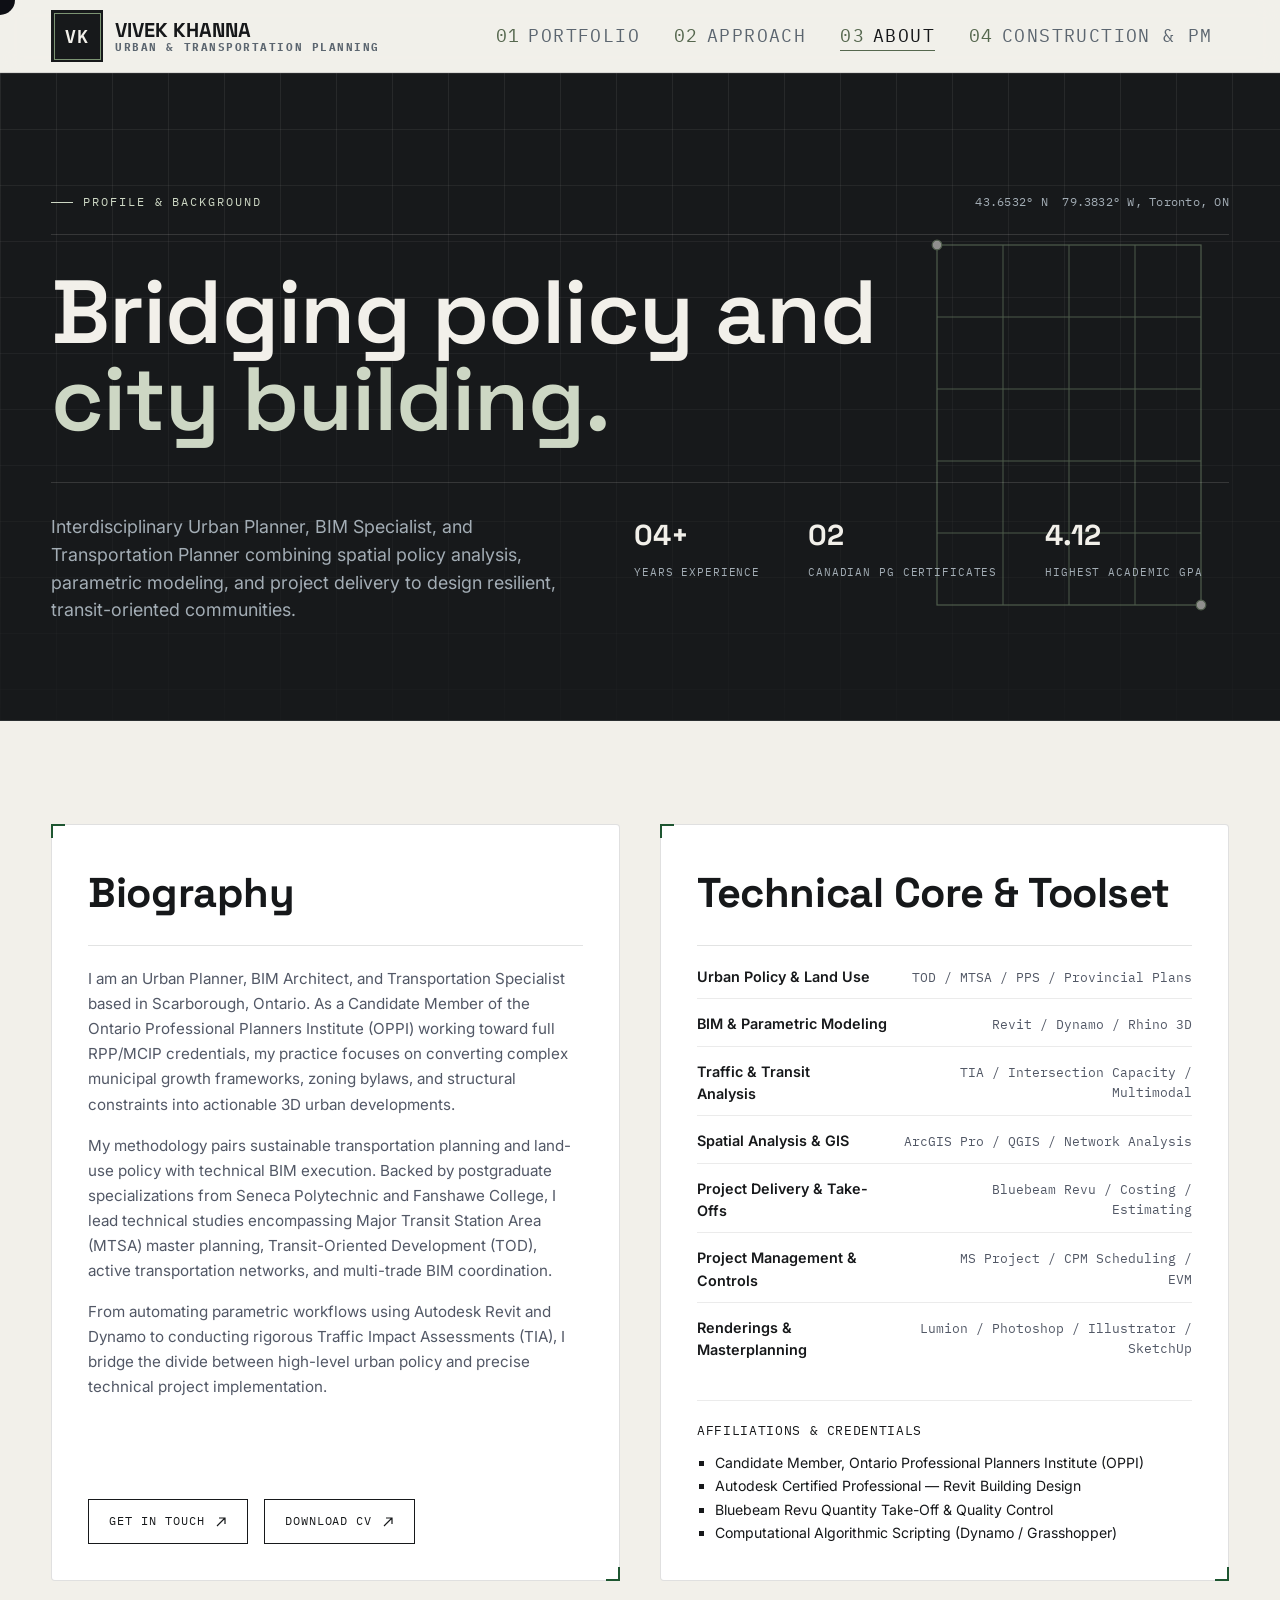
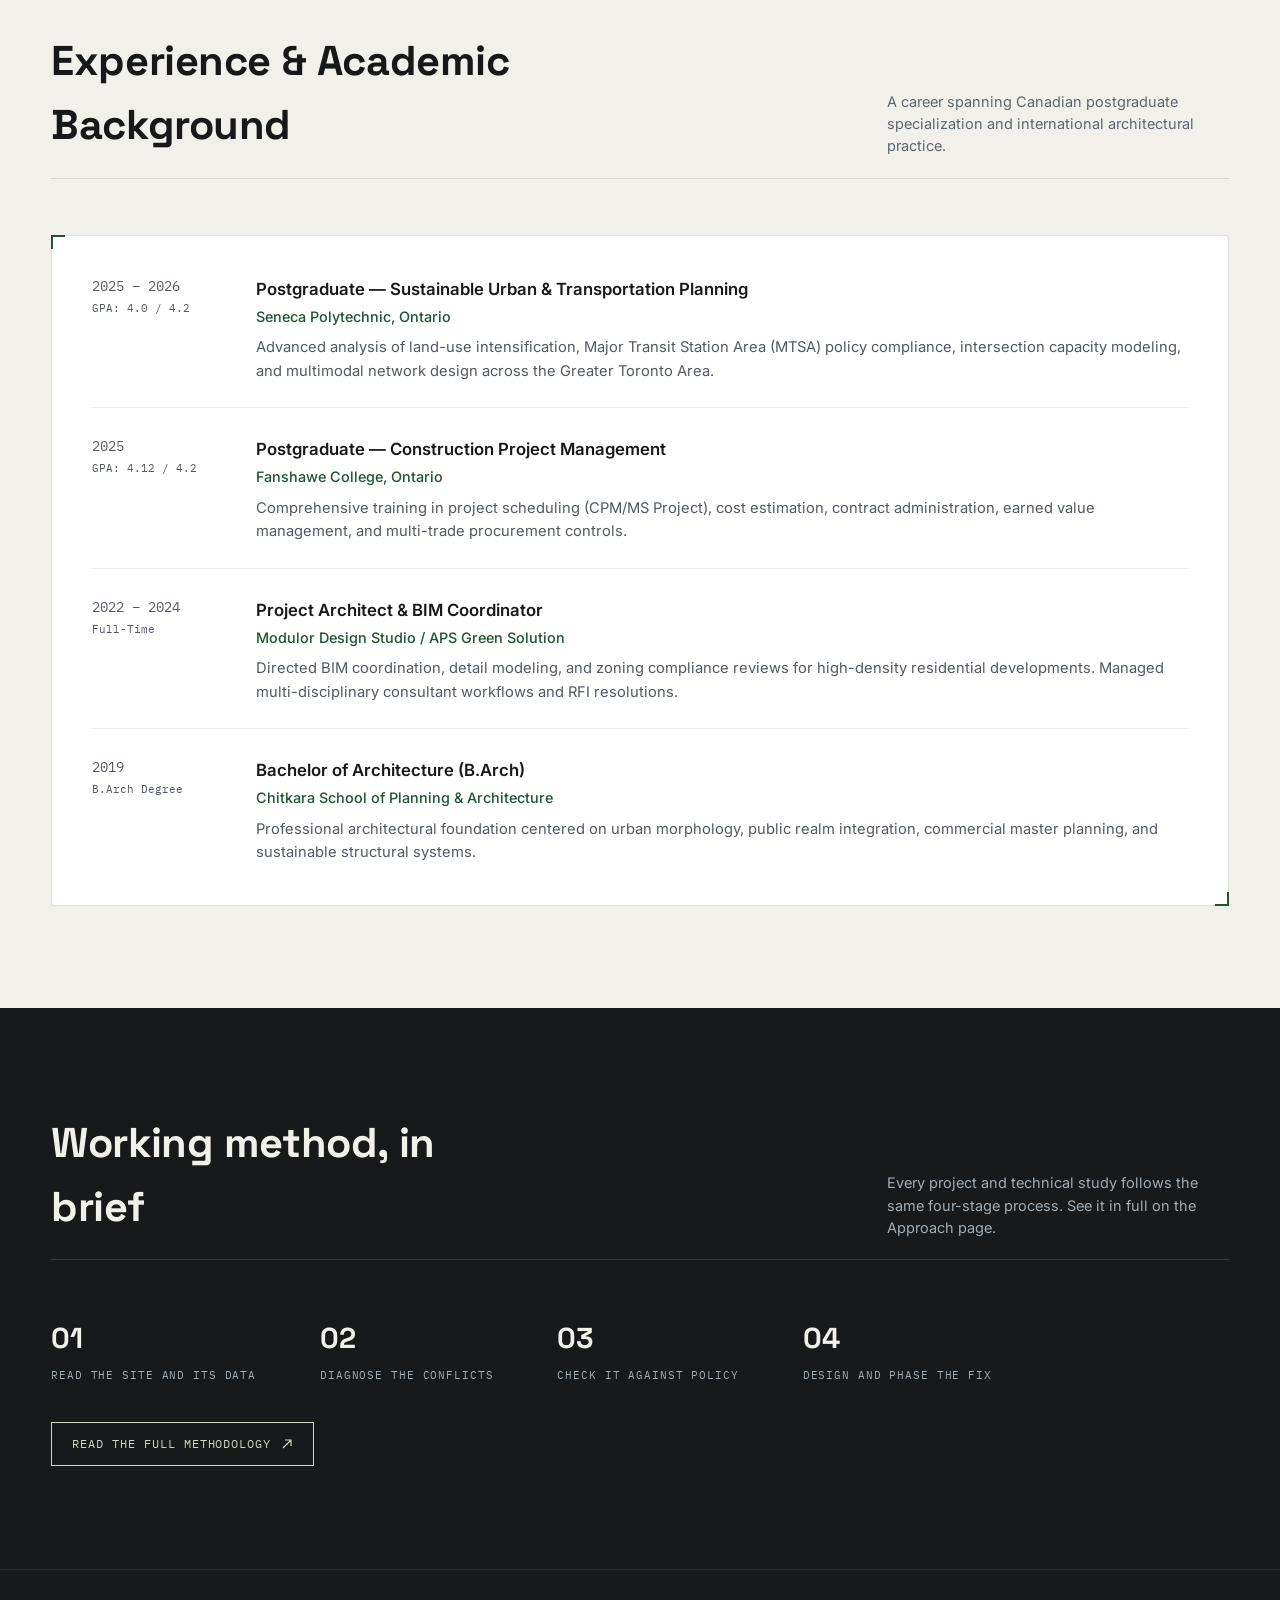
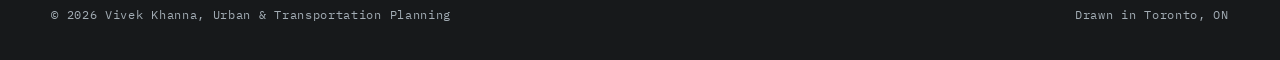
<file: about.html>
<!DOCTYPE html>
<html lang="en">
<head>
  <!-- Google tag (gtag.js) -->
<script async src="https://www.googletagmanager.com/gtag/js?id=G-6KK98K4TVE"></script>
<script>
  window.dataLayer = window.dataLayer || [];
  function gtag(){dataLayer.push(arguments);}
  gtag('js', new Date());

  gtag('config', 'G-6KK98K4TVE');
</script>
<meta charset="UTF-8">
<meta name="viewport" content="width=device-width, initial-scale=1.0">
<title>About — Vivek Khanna, Urban &amp; Transportation Planning Portfolio</title>
<meta name="description" content="Professional background, technical competencies, and academic credentials of Vivek Khanna.">
<link rel="stylesheet" href="assets/css/style.css">
<style>
  /* Plate / Card Grid Styling with Top-Left and Bottom-Right Technical Corner Marks */
  .about-content {
    display: grid;
    grid-template-columns: 1fr 1fr;
    gap: clamp(24px, 4vw, 40px);
    align-items: stretch;
    margin-bottom: 48px;
  }

  .about-block {
    position: relative;
    border: 1px solid rgba(0, 0, 0, 0.12);
    border-radius: 4px;
    padding: clamp(24px, 4vw, 36px);
    background-color: #ffffff;
    display: flex;
    flex-direction: column;
    justify-content: space-between;
  }

  /* Technical Corner Lines (Top-Left and Bottom-Right) */
  .about-block::before,
  .about-block::after {
    content: '';
    position: absolute;
    width: 12px;
    height: 12px;
    pointer-events: none;
  }

  .about-block::before {
    top: -1px;
    left: -1px;
    border-top: 2px solid var(--dark-green, #1E5631);
    border-left: 2px solid var(--dark-green, #1E5631);
  }

  .about-block::after {
    bottom: -1px;
    right: -1px;
    border-bottom: 2px solid var(--dark-green, #1E5631);
    border-right: 2px solid var(--dark-green, #1E5631);
  }

  .about-block p {
    font-size: 0.95rem;
    line-height: 1.65;
    color: var(--text-muted, #525866);
    margin-bottom: 16px;
  }

  /* Extended Technical Skills List */
  .competency-list {
    list-style: none;
    padding: 0;
    margin: 0;
    display: flex;
    flex-direction: column;
    gap: 14px;
  }

  .competency-item {
    display: flex;
    justify-content: space-between;
    align-items: baseline;
    padding-bottom: 10px;
    border-bottom: 1px solid rgba(0, 0, 0, 0.08);
    font-size: 0.9rem;
  }

  .competency-item:last-child {
    border-bottom: none;
  }

  .competency-item b {
    font-weight: 600;
  }

  .competency-item span {
    font-family: var(--mono, monospace);
    font-size: 0.82rem;
    color: var(--text-muted, #525866);
    text-align: right;
    margin-left: 12px;
  }

  /* Framed Timeline Container with Top-Left and Bottom-Right Corner Marks */
  .timeline-card {
    position: relative;
    border: 1px solid rgba(0, 0, 0, 0.12);
    border-radius: 4px;
    padding: clamp(24px, 4vw, 40px);
    background-color: #ffffff;
    margin-top: 24px;
  }

  .timeline-card::before,
  .timeline-card::after {
    content: '';
    position: absolute;
    width: 12px;
    height: 12px;
    pointer-events: none;
  }

  .timeline-card::before {
    top: -1px;
    left: -1px;
    border-top: 2px solid var(--dark-green, #1E5631);
    border-left: 2px solid var(--dark-green, #1E5631);
  }

  .timeline-card::after {
    bottom: -1px;
    right: -1px;
    border-bottom: 2px solid var(--dark-green, #1E5631);
    border-right: 2px solid var(--dark-green, #1E5631);
  }

  .timeline {
    display: flex;
    flex-direction: column;
    gap: 28px;
  }

  .timeline-entry {
    display: grid;
    grid-template-columns: 140px 1fr;
    gap: 24px;
    padding-bottom: 24px;
    border-bottom: 1px solid rgba(0, 0, 0, 0.08);
  }

  .timeline-entry:last-child {
    border-bottom: none;
    padding-bottom: 0;
  }

  .timeline-meta {
    font-family: var(--mono, monospace);
    font-size: 0.85rem;
    color: var(--text-muted, #525866);
  }

  .timeline-role {
    font-weight: 600;
    font-size: 1.05rem;
    margin-bottom: 4px;
  }

  .timeline-org {
    font-size: 0.9rem;
    color: var(--dark-green, #1E5631);
    font-weight: 500;
    margin-bottom: 8px;
  }

  .timeline-desc {
    font-size: 0.92rem;
    line-height: 1.6;
    color: var(--text-muted, #525866);
  }

  @media (max-width: 768px) {
    .about-content {
      grid-template-columns: 1fr;
    }
    .timeline-entry {
      grid-template-columns: 1fr;
      gap: 8px;
    }
  }
</style>
</head>
<body>
<div class="custom-cursor" aria-hidden="true"></div>

<!-- Site Header / Navigation -->
<header class="site-header">
  <nav class="nav">
    <a href="index.html" class="brand">
      <span class="brand-mark">VK</span>
      <span class="brand-name">VIVEK KHANNA<small>Urban &amp; Transportation Planning</small></span>
    </a>
    <button class="nav-toggle" aria-label="Toggle navigation" aria-expanded="false"><span></span></button>
    <ul class="nav-links">
      <li><a href="portfolio.html" data-i="01">Portfolio</a></li>
      <li><a href="approach.html" data-i="02">Approach</a></li>
      <li><a href="about.html" data-i="03" class="active">About</a></li>
      <li><a href="construction.html" data-i="04">Construction &amp; PM</a></li>
    </ul>
  </nav>
</header>

<!-- Hero Section -->
<section class="hero">
  <div class="hero-grid" aria-hidden="true"></div>
  <svg class="hero-svg" viewBox="0 0 600 600" aria-hidden="true">
    <rect x="250" y="150" width="220" height="300" stroke-width="1" fill="none"/>
    <path d="M250 210 H470 M250 270 H470 M250 330 H470 M250 390 H470" stroke-width="0.8"/>
    <path d="M305 150 V450 M360 150 V450 M415 150 V450" stroke-width="0.8"/>
    <circle cx="250" cy="150" r="4" fill="currentColor"/>
    <circle cx="470" cy="450" r="4" fill="currentColor"/>
  </svg>
  <div class="hero-inner">
    <div class="hero-top">
      <span class="eyebrow">Profile &amp; Background</span>
      <span class="coord">43.6532&deg; N&nbsp;&nbsp;79.3832&deg; W, Toronto, ON</span>
    </div>
    <h1>Bridging policy and<br><em>city building.</em></h1>
    <div class="hero-sub">
      <p class="hero-lede">
        Interdisciplinary Urban Planner, BIM Specialist, and Transportation Planner 
        combining spatial policy analysis, parametric modeling, and project delivery 
        to design resilient, transit-oriented communities.
      </p>
      <div class="hero-stats">
        <div class="stat"><b>04+</b><span>Years experience</span></div>
        <div class="stat"><b>02</b><span>Canadian PG certificates</span></div>
        <div class="stat"><b>4.12</b><span>Highest academic GPA</span></div>
      </div>
    </div>
  </div>
</section>

<!-- About Section -->
<section class="section" id="about">
  <div class="wrap">
    
    <!-- 2 Vertical Plate Cards Container -->
    <div class="about-content">
      
      <!-- Plate 1: Biography & Methodology -->
      <div class="about-block">
        <div>
          <div class="section-head" style="margin-bottom: 20px;">
            <h2>Biography </h2>
          </div>
          <p>
            I am an Urban Planner, BIM Architect, and Transportation Specialist based in Scarborough, Ontario. As a Candidate Member of the Ontario Professional Planners Institute (OPPI) working toward full RPP/MCIP credentials, my practice focuses on converting complex municipal growth frameworks, zoning bylaws, and structural constraints into actionable 3D urban developments.
          </p>
          <p>
            My methodology pairs sustainable transportation planning and land-use policy with technical BIM execution. Backed by postgraduate specializations from Seneca Polytechnic and Fanshawe College, I lead technical studies encompassing Major Transit Station Area (MTSA) master planning, Transit-Oriented Development (TOD), active transportation networks, and multi-trade BIM coordination.
          </p>
          <p>
            From automating parametric workflows using Autodesk Revit and Dynamo to conducting rigorous Traffic Impact Assessments (TIA), I bridge the divide between high-level urban policy and precise technical project implementation.
          </p>
        </div>
        <div style="margin-top: 28px; display: flex; gap: 16px;">
          <a class="btn" href="mailto:vivekkhanna.canada@gmail.com">
            Get in touch
            <svg viewBox="0 0 12 12"><path d="M2 10 L10 2 M4 2 H10 V8" stroke="currentColor" stroke-width="1.2" fill="none"/></svg>
          </a>
          <!-- UPDATED CV BUTTON HERE -->
          <a class="btn" href="assets/Vivek_Khanna_Resume.pdf" download="Vivek_Khanna_Resume.pdf">
            Download CV
            <svg viewBox="0 0 12 12"><path d="M2 10 L10 2 M4 2 H10 V8" stroke="currentColor" stroke-width="1.2" fill="none"/></svg>
          </a>
        </div>
      </div>

      <!-- Plate 2: Extended Technical Competencies -->
      <div class="about-block">
        <div>
          <div class="section-head" style="margin-bottom: 20px;">
            <h2>Technical Core &amp; Toolset</h2>
          </div>
          <ul class="competency-list">
            <li class="competency-item">
              <b>Urban Policy &amp; Land Use</b>
              <span>TOD / MTSA / PPS / Provincial Plans</span>
            </li>
            <li class="competency-item">
              <b>BIM &amp; Parametric Modeling</b>
              <span>Revit / Dynamo / Rhino 3D</span>
            </li>
            <li class="competency-item">
              <b>Traffic &amp; Transit Analysis</b>
              <span>TIA / Intersection Capacity / Multimodal</span>
            </li>
            <li class="competency-item">
              <b>Spatial Analysis &amp; GIS</b>
              <span>ArcGIS Pro / QGIS / Network Analysis</span>
            </li>
            <li class="competency-item">
              <b>Project Delivery &amp; Take-Offs</b>
              <span>Bluebeam Revu / Costing / Estimating</span>
            </li>
            <li class="competency-item">
              <b>Project Management &amp; Controls</b>
              <span>MS Project / CPM Scheduling / EVM</span>
            </li>
            <li class="competency-item">
              <b>Renderings &amp; Masterplanning</b>
              <span>Lumion / Photoshop / Illustrator / SketchUp</span>
            </li>
          </ul>
        </div>

        <div style="margin-top: 28px; padding-top: 20px; border-top: 1px solid rgba(0, 0, 0, 0.08);">
          <div class="dt" style="font-size: 0.82rem; font-family: var(--mono); text-transform: uppercase; letter-spacing: 0.05em; color: var(--text-muted); margin-bottom: 10px;">Affiliations &amp; Credentials</div>
          <ul style="font-size: 0.88rem; line-height: 1.65; color: var(--text-muted); list-style: square; padding-left: 18px;">
            <li>Candidate Member, Ontario Professional Planners Institute (OPPI)</li>
            <li>Autodesk Certified Professional — Revit Building Design</li>
            <li>Bluebeam Revu Quantity Take-Off &amp; Quality Control</li>
            <li>Computational Algorithmic Scripting (Dynamo / Grasshopper)</li>
          </ul>
        </div>
      </div>

    </div>

    <!-- Framed Timeline Section with Top-Left and Bottom-Right Corner Marks -->
    <div style="margin-top: 48px;">
      <div class="section-head">
        <h2>Experience &amp; Academic Background</h2>
        <p class="desc">A career spanning Canadian postgraduate specialization and international architectural practice.</p>
      </div>

      <div class="timeline-card">
        <div class="timeline">
          <div class="timeline-entry">
            <div class="timeline-meta">2025 – 2026<br><small style="color: var(--dark-green);">GPA: 4.0 / 4.2</small></div>
            <div>
              <div class="timeline-role">Postgraduate — Sustainable Urban &amp; Transportation Planning</div>
              <div class="timeline-org">Seneca Polytechnic, Ontario</div>
              <p class="timeline-desc">Advanced analysis of land-use intensification, Major Transit Station Area (MTSA) policy compliance, intersection capacity modeling, and multimodal network design across the Greater Toronto Area.</p>
            </div>
          </div>

          <div class="timeline-entry">
            <div class="timeline-meta">2025<br><small style="color: var(--dark-green);">GPA: 4.12 / 4.2</small></div>
            <div>
              <div class="timeline-role">Postgraduate — Construction Project Management</div>
              <div class="timeline-org">Fanshawe College, Ontario</div>
              <p class="timeline-desc">Comprehensive training in project scheduling (CPM/MS Project), cost estimation, contract administration, earned value management, and multi-trade procurement controls.</p>
            </div>
          </div>

          <div class="timeline-entry">
            <div class="timeline-meta">2022 – 2024<br><small>Full-Time</small></div>
            <div>
              <div class="timeline-role">Project Architect &amp; BIM Coordinator</div>
              <div class="timeline-org">Modulor Design Studio / APS Green Solution</div>
              <p class="timeline-desc">Directed BIM coordination, detail modeling, and zoning compliance reviews for high-density residential developments. Managed multi-disciplinary consultant workflows and RFI resolutions.</p>
            </div>
          </div>

          <div class="timeline-entry">
            <div class="timeline-meta">2019<br><small>B.Arch Degree</small></div>
            <div>
              <div class="timeline-role">Bachelor of Architecture (B.Arch)</div>
              <div class="timeline-org">Chitkara School of Planning &amp; Architecture</div>
              <p class="timeline-desc">Professional architectural foundation centered on urban morphology, public realm integration, commercial master planning, and sustainable structural systems.</p>
            </div>
          </div>
        </div>
      </div>
    </div>

  </div>
</section>

<!-- Working Principles Section -->
<section class="section on-dark">
  <div class="wrap">
    <div class="section-head">
      <h2>Working method, in brief</h2>
      <p class="desc">Every project and technical study follows the same four-stage process. See it in full on the Approach page.</p>
    </div>
    <div class="hero-stats" style="gap:clamp(28px,6vw,64px)">
      <div class="stat"><b>01</b><span>Read the site and its data</span></div>
      <div class="stat"><b>02</b><span>Diagnose the conflicts</span></div>
      <div class="stat"><b>03</b><span>Check it against policy</span></div>
      <div class="stat"><b>04</b><span>Design and phase the fix</span></div>
    </div>
    <div style="margin-top:36px;">
      <a class="btn on-dark" href="approach.html">Read the full methodology
        <svg viewBox="0 0 12 12"><path d="M2 10 L10 2 M4 2 H10 V8" stroke="currentColor" stroke-width="1.2" fill="none"/></svg>
      </a>
    </div>
  </div>
</section>

<!-- Site Footer -->
<footer class="site-footer">
  <div class="wrap footer-row">
    <span class="fn">&copy; 2026 Vivek Khanna, Urban &amp; Transportation Planning</span>
    <span class="fn">Drawn in Toronto, ON</span>
  </div>
</footer>

<script src="assets/js/main.js"></script>
</body>
</html>
</file>
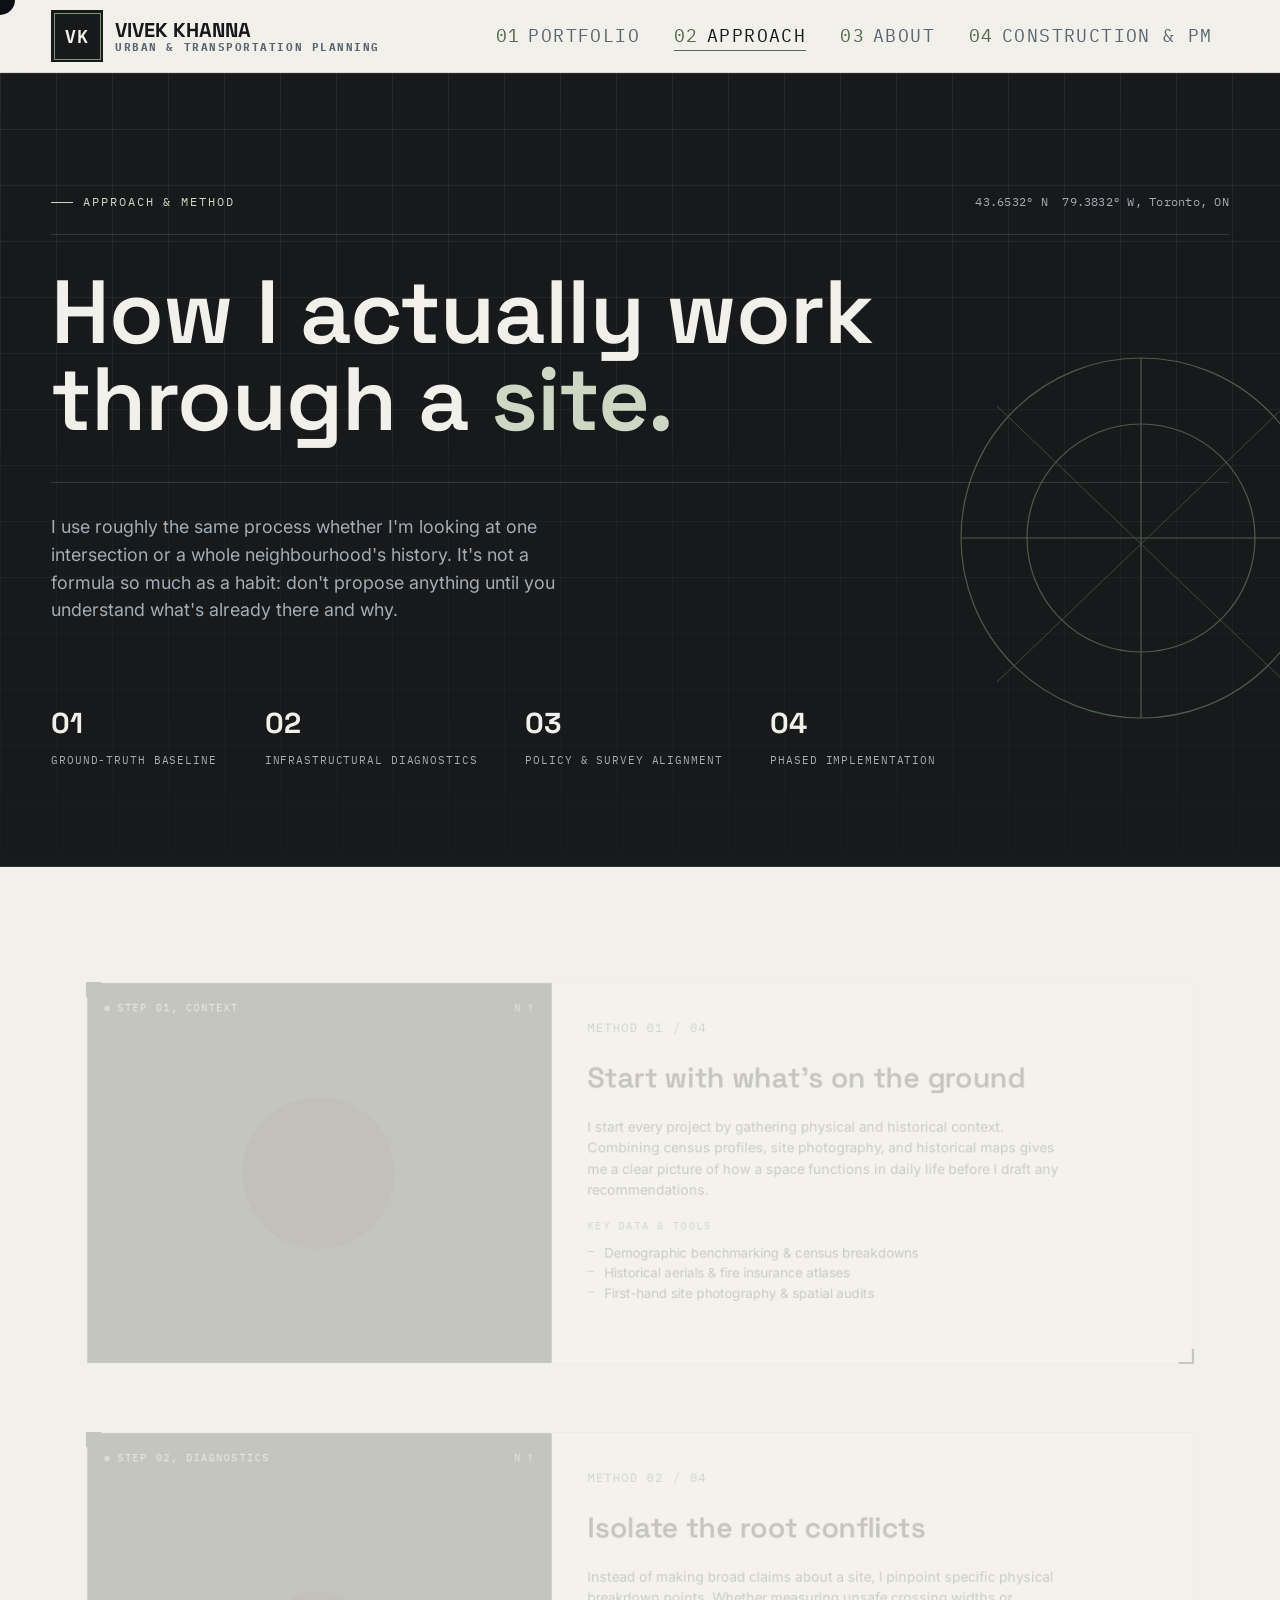
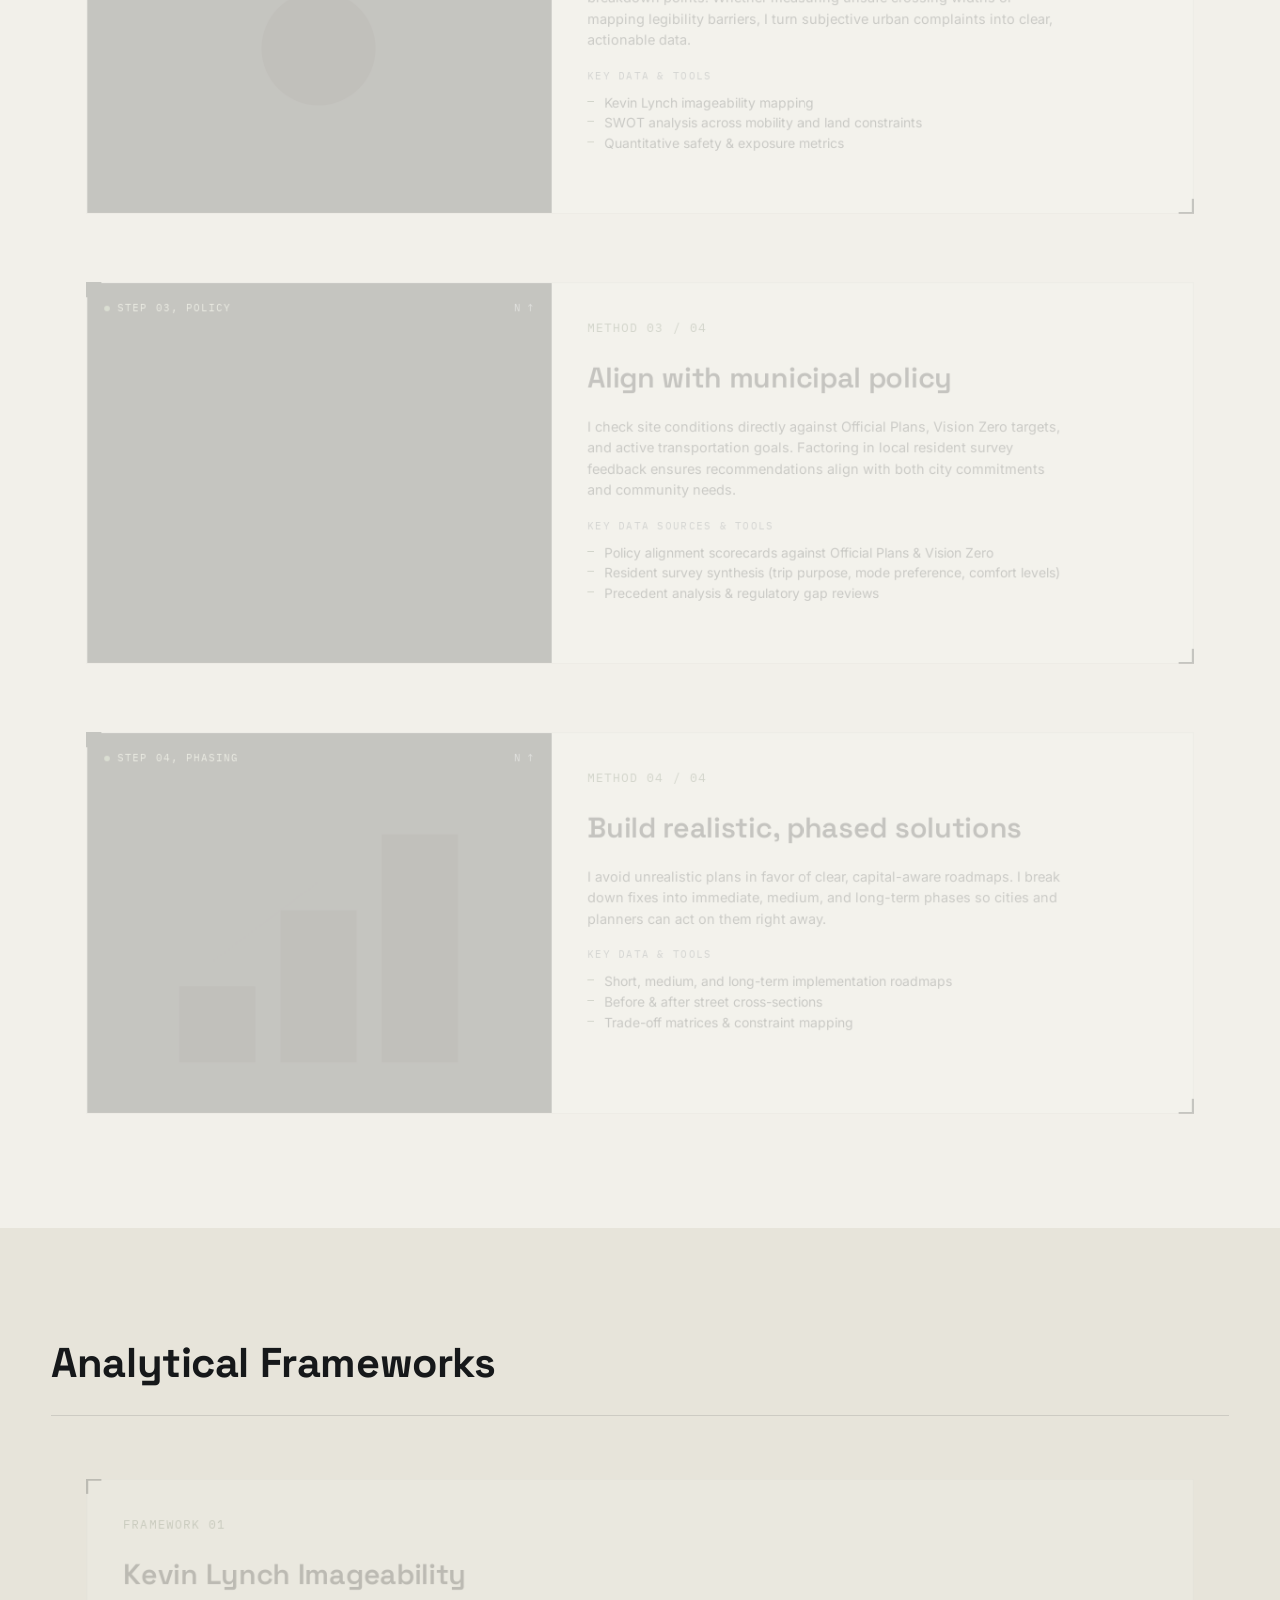
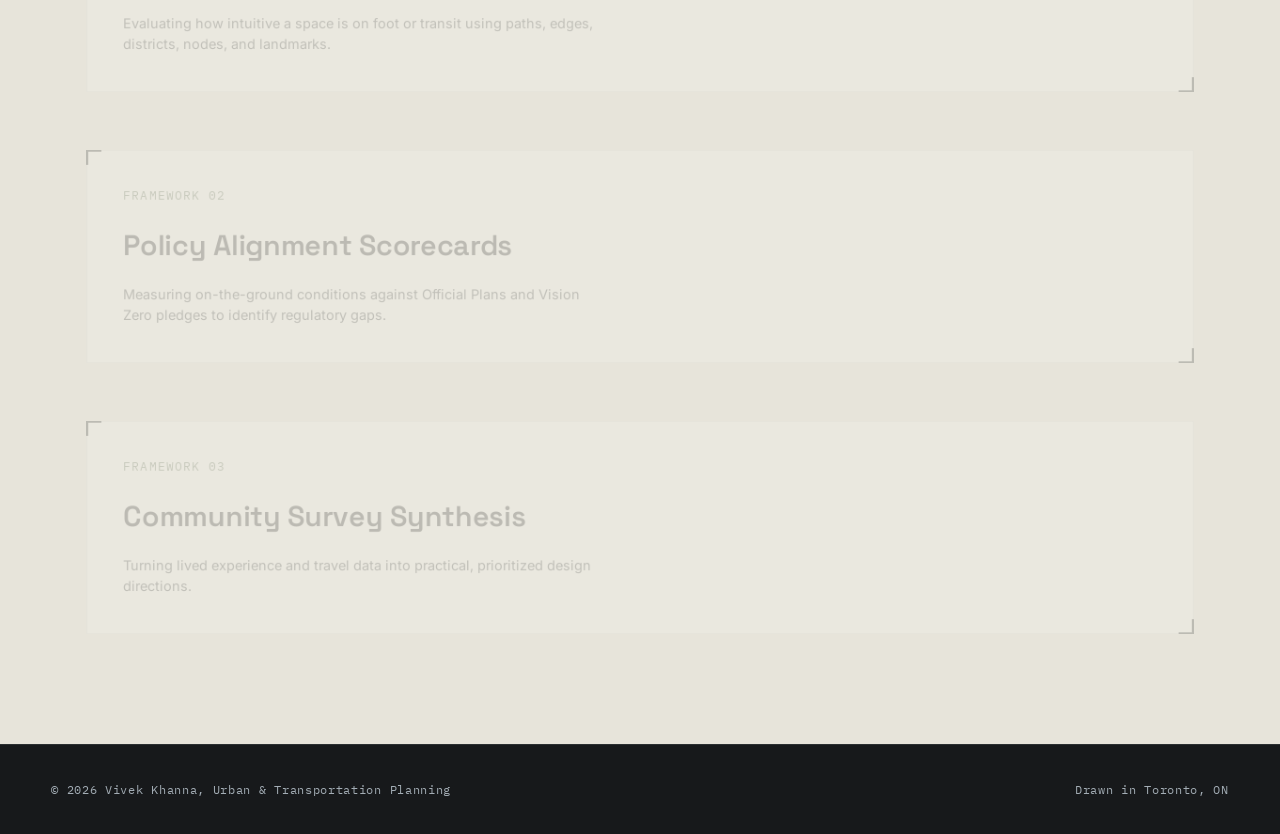
<file: approach.html>
<!DOCTYPE html>
<html lang="en">
<head>
  <!-- Google tag (gtag.js) -->
<script async src="https://www.googletagmanager.com/gtag/js?id=G-6KK98K4TVE"></script>
<script>
  window.dataLayer = window.dataLayer || [];
  function gtag(){dataLayer.push(arguments);}
  gtag('js', new Date());

  gtag('config', 'G-6KK98K4TVE');
</script>
<meta charset="UTF-8">
<meta name="viewport" content="width=device-width, initial-scale=1.0">
<title>Approach, Vivek Khanna</title>
<meta name="description" content="How Vivek Khanna approaches urban and transportation planning projects.">
<link rel="stylesheet" href="assets/css/style.css">
</head>
<body>
<div class="custom-cursor" aria-hidden="true"></div>
<header class="site-header">
  <nav class="nav">
    <a href="index.html" class="brand">
      <span class="brand-mark">VK</span>
      <span class="brand-name">VIVEK KHANNA<small>Urban &amp; Transportation Planning</small></span>
    </a>
    <button class="nav-toggle" aria-label="Toggle navigation" aria-expanded="false"><span></span></button>
    <ul class="nav-links">
      <li><a href="portfolio.html" data-i="01">Portfolio</a></li>
      <li><a href="approach.html" data-i="02" class="active">Approach</a></li>
      <li><a href="about.html" data-i="03">About</a></li>
      <li><a href="construction.html" data-i="04">Construction &amp; PM</a></li>
    </ul>
  </nav>
</header>

<section class="hero">
  <div class="hero-grid" aria-hidden="true"></div>
  <svg class="hero-svg" viewBox="0 0 600 600" aria-hidden="true">
    <circle cx="420" cy="260" r="150" stroke-width="1"/>
    <circle cx="420" cy="260" r="95" stroke-width="1"/>
    <path d="M420 110 V410 M270 260 H570" stroke-width="1"/>
    <path d="M300 150 L540 380 M540 150 L300 380" stroke-width="0.6"/>
  </svg>
  <div class="hero-inner">
    <div class="hero-top">
      <span class="eyebrow">Approach &amp; Method</span>
      <span class="coord">43.6532&deg; N&nbsp;&nbsp;79.3832&deg; W, Toronto, ON</span>
    </div>
    <h1>How I actually work<br>through a <em>site.</em></h1>
    <div class="hero-sub">
      <p class="hero-lede">
        I use roughly the same process whether I'm looking at one intersection or a whole neighbourhood's history. It's not a formula so much as a habit: don't propose anything until you understand what's already there and why.
      </p>
      <div class="hero-stats">
        <div class="stat"><b>01</b><span>Ground-truth baseline</span></div>
        <div class="stat"><b>02</b><span>Infrastructural diagnostics</span></div>
        <div class="stat"><b>03</b><span>Policy &amp; survey alignment</span></div>
        <div class="stat"><b>04</b><span>Phased implementation</span></div>
      </div>
    </div>
  </div>
</section>

<section class="section" id="methodology">
  <div class="wrap">
    <div class="plates">

      <!-- STEP 01 TILE -->
      <article class="plate">
        <div class="plate-media">
          <span class="plate-tag">Step 01, Context</span>
          <span class="plate-north">N &uarr;</span>
          <svg viewBox="0 0 300 300" aria-hidden="true">
            <rect x="50" y="50" width="200" height="200" stroke-width="1.2" fill="none"/>
            <path d="M50 150 H250 M150 50 V250" stroke-width="1"/>
            <circle cx="150" cy="150" r="60" stroke-width="0.8"/>
            <path d="M80 80 L220 220" stroke-width="0.6" opacity="0.6"/>
          </svg>
        </div>
        <div class="plate-body">
          <span class="plate-index">METHOD 01 / 04</span>
          <h3 class="plate-title">Start with what's on the ground</h3>
          <p class="plate-scope">
            I start every project by gathering physical and historical context. Combining census profiles, site photography, and historical maps gives me a clear picture of how a space functions in daily life before I draft any recommendations.
          </p>
          <div class="plate-deliverables">
            <div class="dt">Key Data &amp; Tools</div>
            <ul>
              <li>Demographic benchmarking &amp; census breakdowns</li>
              <li>Historical aerials &amp; fire insurance atlases</li>
              <li>First-hand site photography &amp; spatial audits</li>
            </ul>
          </div>
        </div>
      </article>

      <!-- STEP 02 TILE -->
      <article class="plate">
        <div class="plate-media">
          <span class="plate-tag">Step 02, Diagnostics</span>
          <span class="plate-north">N &uarr;</span>
          <svg viewBox="0 0 300 300" aria-hidden="true">
            <path d="M40 260 L150 40 L260 260 Z" stroke-width="1.2" fill="none"/>
            <circle cx="150" cy="170" r="45" stroke-width="1"/>
            <path d="M105 170 H195 M150 125 V215" stroke-width="0.8"/>
          </svg>
        </div>
        <div class="plate-body">
          <span class="plate-index">METHOD 02 / 04</span>
          <h3 class="plate-title">Isolate the root conflicts</h3>
          <p class="plate-scope">
            Instead of making broad claims about a site, I pinpoint specific physical breakdown points. Whether measuring unsafe crossing widths or mapping legibility barriers, I turn subjective urban complaints into clear, actionable data.
          </p>
          <div class="plate-deliverables">
            <div class="dt">Key Data &amp; Tools</div>
            <ul>
              <li>Kevin Lynch imageability mapping</li>
              <li>SWOT analysis across mobility and land constraints</li>
              <li>Quantitative safety &amp; exposure metrics</li>
            </ul>
          </div>
        </div>
      </article>

      <!-- STEP 03 TILE -->
      <article class="plate">
        <div class="plate-media">
          <span class="plate-tag">Step 03, Policy</span>
          <span class="plate-north">N &uarr;</span>
          <svg viewBox="0 0 300 300" aria-hidden="true" class="animated-svg-step3">
            <!-- Horizontal Lines configured for scroll-triggered animation -->
            <path class="h-line h-line-1" d="M50 70 H250" stroke-width="1.2"/>
            <path class="h-line h-line-2" d="M50 130 H250" stroke-width="1.2"/>
            <path class="h-line h-line-3" d="M50 190 H250" stroke-width="1.2"/>
            <path class="h-line h-line-4" d="M50 230 H180" stroke-width="1.2"/>

            <!-- Static Checkmark Badge -->
            <circle cx="220" cy="230" r="16" stroke-width="1" fill="none"/>
            <path d="M214 230 L218 234 L226 224" stroke-width="1.2" fill="none"/>
          </svg>
        </div>
        <div class="plate-body">
          <span class="plate-index">METHOD 03 / 04</span>
          <h3 class="plate-title">Align with municipal policy</h3>
          <p class="plate-scope">
            I check site conditions directly against Official Plans, Vision Zero targets, and active transportation goals. Factoring in local resident survey feedback ensures recommendations align with both city commitments and community needs.
          </p>
          <div class="plate-deliverables">
            <div class="dt">Key Data Sources &amp; Tools</div>
            <ul>
              <li>Policy alignment scorecards against Official Plans &amp; Vision Zero</li>
              <li>Resident survey synthesis (trip purpose, mode preference, comfort levels)</li>
              <li>Precedent analysis &amp; regulatory gap reviews</li>
            </ul>
          </div>
        </div>
      </article>

      <!-- STEP 04 TILE -->
      <article class="plate">
        <div class="plate-media">
          <span class="plate-tag">Step 04, Phasing</span>
          <span class="plate-north">N &uarr;</span>
          <svg viewBox="0 0 300 300" aria-hidden="true">
            <rect x="40" y="200" width="60" height="60" stroke-width="1"/>
            <rect x="120" y="140" width="60" height="120" stroke-width="1"/>
            <rect x="200" y="80" width="60" height="180" stroke-width="1"/>
            <path d="M40 200 L120 140 L200 80" stroke-width="0.8" opacity="0.6"/>
          </svg>
        </div>
        <div class="plate-body">
          <span class="plate-index">METHOD 04 / 04</span>
          <h3 class="plate-title">Build realistic, phased solutions</h3>
          <p class="plate-scope">
            I avoid unrealistic plans in favor of clear, capital-aware roadmaps. I break down fixes into immediate, medium, and long-term phases so cities and planners can act on them right away.
          </p>
          <div class="plate-deliverables">
            <div class="dt">Key Data &amp; Tools</div>
            <ul>
              <li>Short, medium, and long-term implementation roadmaps</li>
              <li>Before &amp; after street cross-sections</li>
              <li>Trade-off matrices &amp; constraint mapping</li>
            </ul>
          </div>
        </div>
      </article>

    </div>
  </div>
</section>

<section class="section tint">
  <div class="wrap">
    <div class="section-head">
      <h2>Analytical Frameworks</h2>
    </div>
    <div class="plates">
      <article class="plate">
        <div class="plate-body" style="grid-column: 1 / -1;">
          <span class="plate-index">FRAMEWORK 01</span>
          <h3 class="plate-title">Kevin Lynch Imageability</h3>
          <p class="plate-scope">
            Evaluating how intuitive a space is on foot or transit using paths, edges, districts, nodes, and landmarks.
          </p>
        </div>
      </article>
      <article class="plate">
        <div class="plate-body" style="grid-column: 1 / -1;">
          <span class="plate-index">FRAMEWORK 02</span>
          <h3 class="plate-title">Policy Alignment Scorecards</h3>
          <p class="plate-scope">
            Measuring on-the-ground conditions against Official Plans and Vision Zero pledges to identify regulatory gaps.
          </p>
        </div>
      </article>
      <article class="plate">
        <div class="plate-body" style="grid-column: 1 / -1;">
          <span class="plate-index">FRAMEWORK 03</span>
          <h3 class="plate-title">Community Survey Synthesis</h3>
          <p class="plate-scope">
            Turning lived experience and travel data into practical, prioritized design directions.
          </p>
        </div>
      </article>
    </div>
  </div>
</section>

<footer class="site-footer">
  <div class="wrap footer-row">
    <span class="fn">&copy; 2026 Vivek Khanna, Urban &amp; Transportation Planning</span>
    <span class="fn">Drawn in Toronto, ON</span>
  </div>
</footer>

<script src="assets/js/main.js"></script>
</body>
</html>
</file>
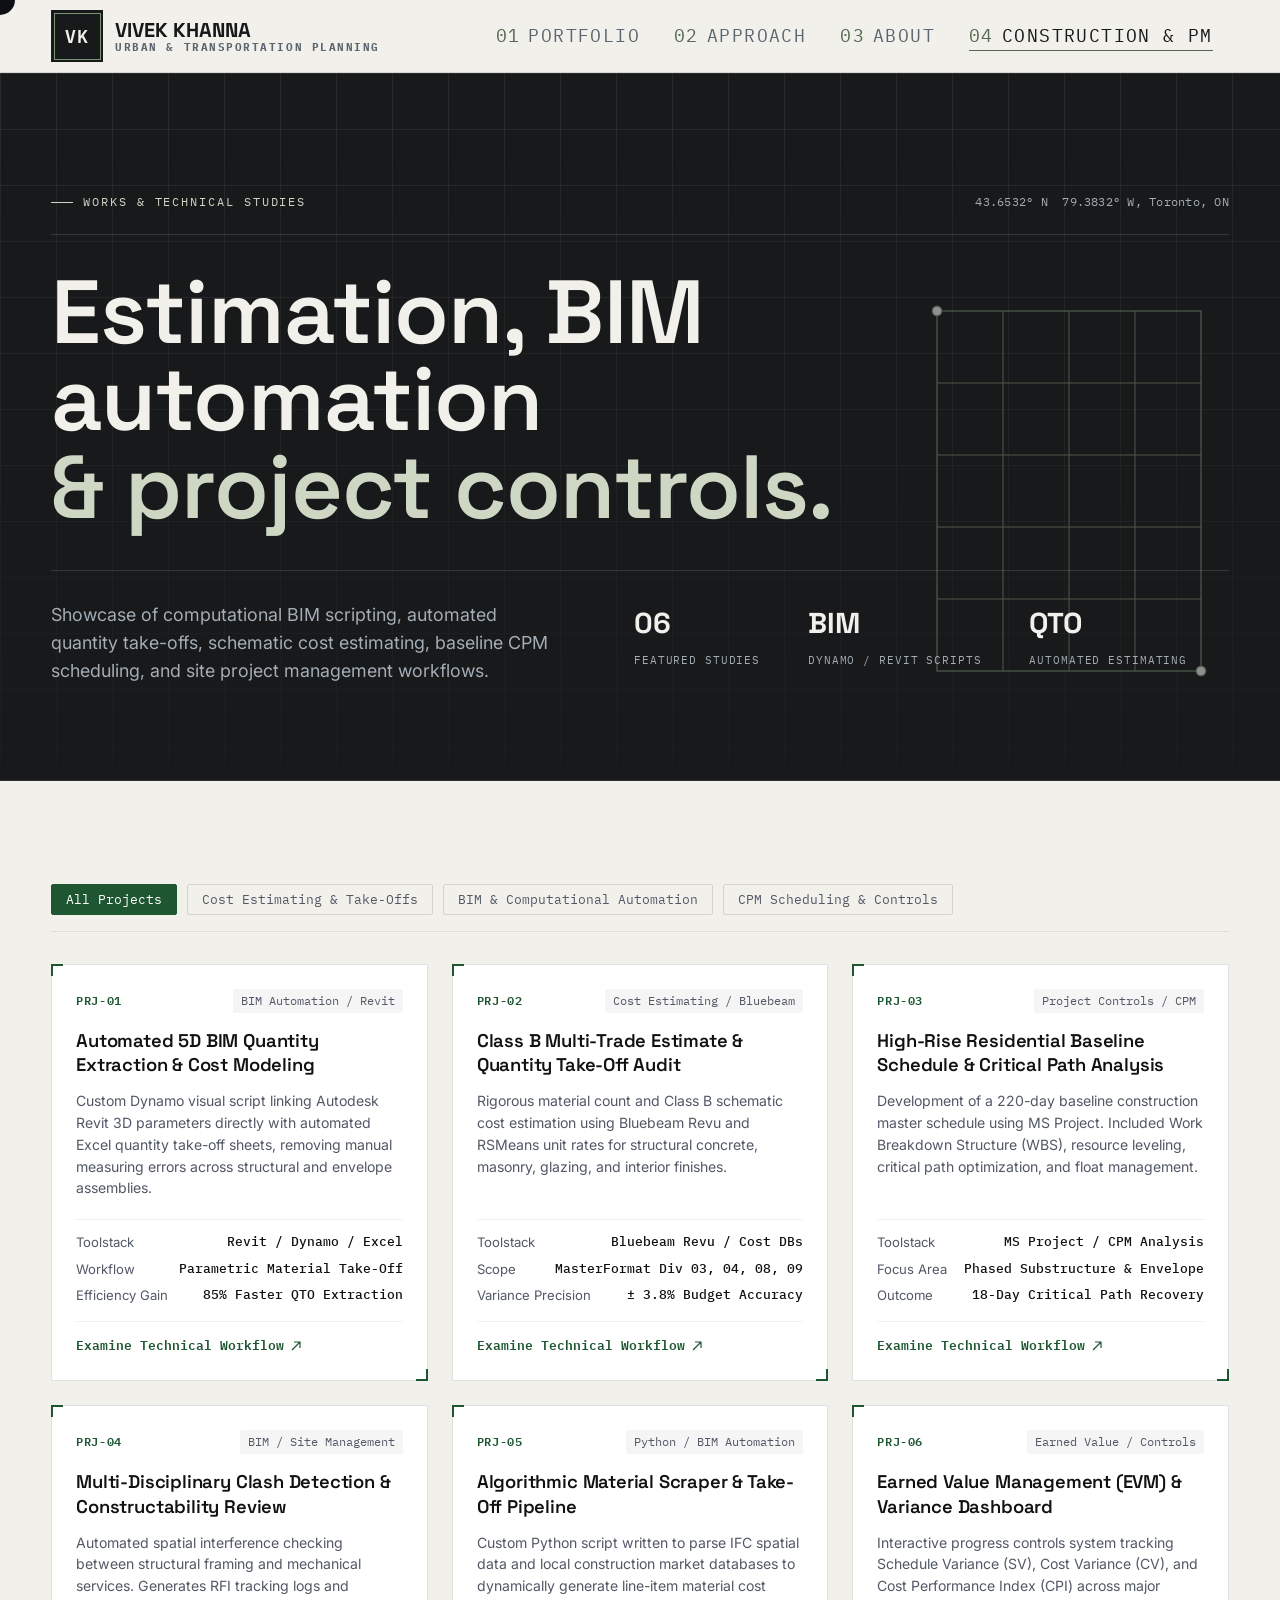
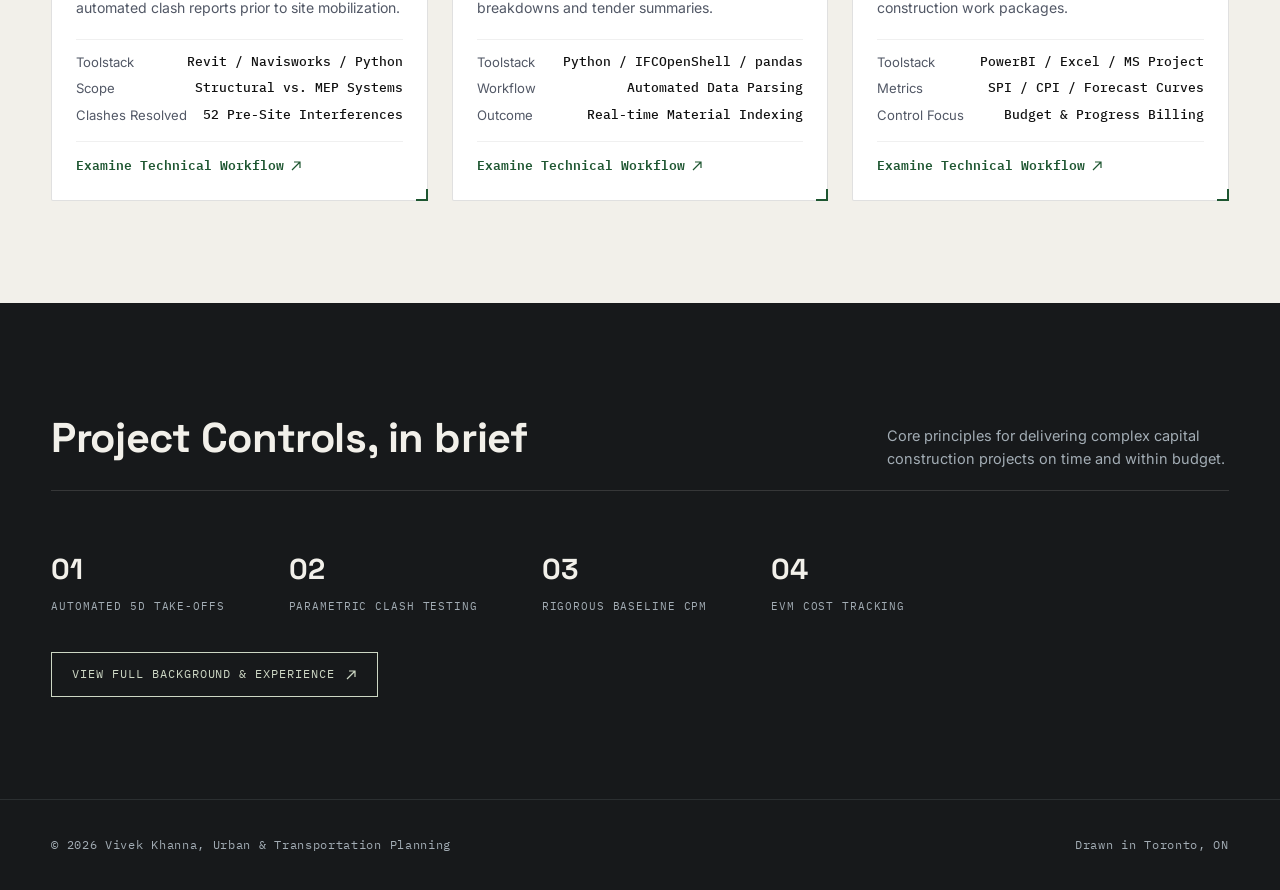
<file: construction.html>
<!DOCTYPE html>
<html lang="en">
<head>
  <!-- Google tag (gtag.js) -->
<script async src="https://www.googletagmanager.com/gtag/js?id=G-6KK98K4TVE"></script>
<script>
  window.dataLayer = window.dataLayer || [];
  function gtag(){dataLayer.push(arguments);}
  gtag('js', new Date());

  gtag('config', 'G-6KK98K4TVE');
</script>
<meta charset="UTF-8">
<meta name="viewport" content="width=device-width, initial-scale=1.0">
<title>Construction Projects &amp; PM — Vivek Khanna, Portfolio</title>
<meta name="description" content="Showcase of construction project management, cost estimation, BIM automation, and project controls by Vivek Khanna.">
<link rel="stylesheet" href="assets/css/style.css">
<style>
  /* Filter Bar Styling */
  .filter-bar {
    display: flex;
    flex-wrap: wrap;
    gap: 10px;
    margin-bottom: 32px;
    padding-bottom: 16px;
    border-bottom: 1px solid rgba(0, 0, 0, 0.08);
  }

  .filter-btn {
    background: transparent;
    border: 1px solid rgba(0, 0, 0, 0.12);
    border-radius: 2px;
    padding: 6px 14px;
    font-family: var(--mono, monospace);
    font-size: 0.8rem;
    color: var(--text-muted, #525866);
    cursor: pointer;
    transition: all 0.2s ease;
  }

  .filter-btn:hover,
  .filter-btn.active {
    background-color: var(--dark-green, #1E5631);
    color: #ffffff;
    border-color: var(--dark-green, #1E5631);
  }

  /* Portfolio Grid & Card Formation Fixes */
  .project-grid {
    display: grid;
    grid-template-columns: repeat(auto-fill, minmax(320px, 1fr));
    gap: 24px;
    align-items: stretch;
  }

  .project-card {
    position: relative;
    border: 1px solid rgba(0, 0, 0, 0.12);
    border-radius: 2px;
    background-color: #ffffff;
    padding: 24px;
    display: flex;
    flex-direction: column;
    justify-content: space-between;
    height: 100%;
    box-sizing: border-box;
    transition: border-color 0.2s ease, box-shadow 0.2s ease;
  }

  /* Fixed hover state without movement */
  .project-card:hover {
    border-color: rgba(30, 86, 49, 0.4);
    box-shadow: 0 4px 16px rgba(0, 0, 0, 0.04);
  }

  /* Top-Left and Bottom-Right Technical Corner Marks */
  .project-card::before,
  .project-card::after {
    content: '';
    position: absolute;
    width: 10px;
    height: 10px;
    pointer-events: none;
  }

  .project-card::before {
    top: -1px;
    left: -1px;
    border-top: 2px solid var(--dark-green, #1E5631);
    border-left: 2px solid var(--dark-green, #1E5631);
  }

  .project-card::after {
    bottom: -1px;
    right: -1px;
    border-bottom: 2px solid var(--dark-green, #1E5631);
    border-right: 2px solid var(--dark-green, #1E5631);
  }

  .card-top {
    display: flex;
    justify-content: space-between;
    align-items: center;
    margin-bottom: 16px;
    gap: 8px;
  }

  .project-id {
    font-family: var(--mono, monospace);
    font-size: 0.78rem;
    color: var(--dark-green, #1E5631);
    font-weight: 600;
    letter-spacing: 0.05em;
  }

  .project-type {
    font-family: var(--mono, monospace);
    font-size: 0.72rem;
    color: var(--text-muted, #525866);
    background-color: rgba(0, 0, 0, 0.04);
    padding: 3px 8px;
    border-radius: 2px;
    white-space: nowrap;
  }

  .project-title {
    font-size: 1.15rem;
    font-weight: 600;
    margin: 0 0 12px 0;
    line-height: 1.35;
    color: #111111;
  }

  .project-desc {
    font-size: 0.88rem;
    line-height: 1.55;
    color: var(--text-muted, #525866);
    margin-bottom: 20px;
  }

  .project-meta-list {
    list-style: none;
    padding: 12px 0 0 0;
    margin: 0 0 16px 0;
    border-top: 1px solid rgba(0, 0, 0, 0.06);
  }

  .project-meta-item {
    display: flex;
    justify-content: space-between;
    align-items: center;
    font-size: 0.82rem;
    margin-bottom: 6px;
  }

  .project-meta-item:last-child {
    margin-bottom: 0;
  }

  .project-meta-item span {
    color: var(--text-muted, #525866);
  }

  .project-meta-item b {
    font-family: var(--mono, monospace);
    font-weight: 500;
    color: #111111;
  }

  .card-action {
    display: flex;
    align-items: center;
    justify-content: space-between;
    padding-top: 14px;
    border-top: 1px solid rgba(0, 0, 0, 0.06);
    margin-top: auto;
  }

  .card-action .view-link {
    font-family: var(--mono, monospace);
    font-size: 0.8rem;
    font-weight: 600;
    color: var(--dark-green, #1E5631);
    text-decoration: none;
    display: inline-flex;
    align-items: center;
    gap: 6px;
  }

  @media (max-width: 768px) {
    .project-grid {
      grid-template-columns: 1fr;
    }
  }
</style>
</head>
<body>
<div class="custom-cursor" aria-hidden="true"></div>

<!-- Site Header / Navigation -->
<header class="site-header">
  <nav class="nav">
    <a href="index.html" class="brand">
      <span class="brand-mark">VK</span>
      <span class="brand-name">VIVEK KHANNA<small>Urban &amp; Transportation Planning</small></span>
    </a>
    <button class="nav-toggle" aria-label="Toggle navigation" aria-expanded="false"><span></span></button>
    <ul class="nav-links">
      <li><a href="portfolio.html" data-i="01">Portfolio</a></li>
      <li><a href="approach.html" data-i="02">Approach</a></li>
      <li><a href="about.html" data-i="03">About</a></li>
      <li><a href="construction.html" data-i="04" class="active">Construction &amp; PM</a></li>
    </ul>
  </nav>
</header>

<!-- Hero Section -->
<section class="hero">
  <div class="hero-grid" aria-hidden="true"></div>
  <svg class="hero-svg" viewBox="0 0 600 600" aria-hidden="true">
    <rect x="250" y="150" width="220" height="300" stroke-width="1" fill="none"/>
    <path d="M250 210 H470 M250 270 H470 M250 330 H470 M250 390 H470" stroke-width="0.8"/>
    <path d="M305 150 V450 M360 150 V450 M415 150 V450" stroke-width="0.8"/>
    <circle cx="250" cy="150" r="4" fill="currentColor"/>
    <circle cx="470" cy="450" r="4" fill="currentColor"/>
  </svg>
  <div class="hero-inner">
    <div class="hero-top">
      <span class="eyebrow">Works &amp; Technical Studies</span>
      <span class="coord">43.6532&deg; N&nbsp;&nbsp;79.3832&deg; W, Toronto, ON</span>
    </div>
    <h1>Estimation, BIM automation<br><em>&amp; project controls.</em></h1>
    <div class="hero-sub">
      <p class="hero-lede">
        Showcase of computational BIM scripting, automated quantity take-offs, schematic cost estimating, baseline CPM scheduling, and site project management workflows.
      </p>
      <div class="hero-stats">
        <div class="stat"><b>06</b><span>Featured Studies</span></div>
        <div class="stat"><b>BIM</b><span>Dynamo / Revit Scripts</span></div>
        <div class="stat"><b>QTO</b><span>Automated Estimating</span></div>
      </div>
    </div>
  </div>
</section>

<!-- Portfolio Section -->
<section class="section" id="projects">
  <div class="wrap">
    
    <!-- Filter Bar -->
    <div class="filter-bar">
      <button class="filter-btn active" data-filter="all">All Projects</button>
      <button class="filter-btn" data-filter="estimating">Cost Estimating &amp; Take-Offs</button>
      <button class="filter-btn" data-filter="bim-automation">BIM &amp; Computational Automation</button>
      <button class="filter-btn" data-filter="scheduling">CPM Scheduling &amp; Controls</button>
    </div>

    <!-- Project Portfolio Grid -->
    <div class="project-grid">

      <!-- Project Card 01 -->
      <article class="project-card" data-category="bim-automation estimating">
        <div>
          <div class="card-top">
            <span class="project-id">PRJ-01</span>
            <span class="project-type">BIM Automation / Revit</span>
          </div>
          <h2 class="project-title">Automated 5D BIM Quantity Extraction &amp; Cost Modeling</h2>
          <p class="project-desc">
            Custom Dynamo visual script linking Autodesk Revit 3D parameters directly with automated Excel quantity take-off sheets, removing manual measuring errors across structural and envelope assemblies.
          </p>
        </div>
        <div>
          <ul class="project-meta-list">
            <li class="project-meta-item"><span>Toolstack</span><b>Revit / Dynamo / Excel</b></li>
            <li class="project-meta-item"><span>Workflow</span><b>Parametric Material Take-Off</b></li>
            <li class="project-meta-item"><span>Efficiency Gain</span><b>85% Faster QTO Extraction</b></li>
          </ul>
          <div class="card-action">
            <span class="view-link">
              Examine Technical Workflow
              <svg width="12" height="12" viewBox="0 0 12 12"><path d="M2 10 L10 2 M4 2 H10 V8" stroke="currentColor" stroke-width="1.2" fill="none"/></svg>
            </span>
          </div>
        </div>
      </article>

      <!-- Project Card 02 -->
      <article class="project-card" data-category="estimating">
        <div>
          <div class="card-top">
            <span class="project-id">PRJ-02</span>
            <span class="project-type">Cost Estimating / Bluebeam</span>
          </div>
          <h2 class="project-title">Class B Multi-Trade Estimate &amp; Quantity Take-Off Audit</h2>
          <p class="project-desc">
            Rigorous material count and Class B schematic cost estimation using Bluebeam Revu and RSMeans unit rates for structural concrete, masonry, glazing, and interior finishes.
          </p>
        </div>
        <div>
          <ul class="project-meta-list">
            <li class="project-meta-item"><span>Toolstack</span><b>Bluebeam Revu / Cost DBs</b></li>
            <li class="project-meta-item"><span>Scope</span><b>MasterFormat Div 03, 04, 08, 09</b></li>
            <li class="project-meta-item"><span>Variance Precision</span><b>&plusmn; 3.8% Budget Accuracy</b></li>
          </ul>
          <div class="card-action">
            <span class="view-link">
              Examine Technical Workflow
              <svg width="12" height="12" viewBox="0 0 12 12"><path d="M2 10 L10 2 M4 2 H10 V8" stroke="currentColor" stroke-width="1.2" fill="none"/></svg>
            </span>
          </div>
        </div>
      </article>

      <!-- Project Card 03 -->
      <article class="project-card" data-category="scheduling">
        <div>
          <div class="card-top">
            <span class="project-id">PRJ-03</span>
            <span class="project-type">Project Controls / CPM</span>
          </div>
          <h2 class="project-title">High-Rise Residential Baseline Schedule &amp; Critical Path Analysis</h2>
          <p class="project-desc">
            Development of a 220-day baseline construction master schedule using MS Project. Included Work Breakdown Structure (WBS), resource leveling, critical path optimization, and float management.
          </p>
        </div>
        <div>
          <ul class="project-meta-list">
            <li class="project-meta-item"><span>Toolstack</span><b>MS Project / CPM Analysis</b></li>
            <li class="project-meta-item"><span>Focus Area</span><b>Phased Substructure &amp; Envelope</b></li>
            <li class="project-meta-item"><span>Outcome</span><b>18-Day Critical Path Recovery</b></li>
          </ul>
          <div class="card-action">
            <span class="view-link">
              Examine Technical Workflow
              <svg width="12" height="12" viewBox="0 0 12 12"><path d="M2 10 L10 2 M4 2 H10 V8" stroke="currentColor" stroke-width="1.2" fill="none"/></svg>
            </span>
          </div>
        </div>
      </article>

      <!-- Project Card 04 -->
      <article class="project-card" data-category="bim-automation scheduling">
        <div>
          <div class="card-top">
            <span class="project-id">PRJ-04</span>
            <span class="project-type">BIM / Site Management</span>
          </div>
          <h2 class="project-title">Multi-Disciplinary Clash Detection &amp; Constructability Review</h2>
          <p class="project-desc">
            Automated spatial interference checking between structural framing and mechanical services. Generates RFI tracking logs and automated clash reports prior to site mobilization.
          </p>
        </div>
        <div>
          <ul class="project-meta-list">
            <li class="project-meta-item"><span>Toolstack</span><b>Revit / Navisworks / Python</b></li>
            <li class="project-meta-item"><span>Scope</span><b>Structural vs. MEP Systems</b></li>
            <li class="project-meta-item"><span>Clashes Resolved</span><b>52 Pre-Site Interferences</b></li>
          </ul>
          <div class="card-action">
            <span class="view-link">
              Examine Technical Workflow
              <svg width="12" height="12" viewBox="0 0 12 12"><path d="M2 10 L10 2 M4 2 H10 V8" stroke="currentColor" stroke-width="1.2" fill="none"/></svg>
            </span>
          </div>
        </div>
      </article>

      <!-- Project Card 05 -->
      <article class="project-card" data-category="bim-automation estimating">
        <div>
          <div class="card-top">
            <span class="project-id">PRJ-05</span>
            <span class="project-type">Python / BIM Automation</span>
          </div>
          <h2 class="project-title">Algorithmic Material Scraper &amp; Take-Off Pipeline</h2>
          <p class="project-desc">
            Custom Python script written to parse IFC spatial data and local construction market databases to dynamically generate line-item material cost breakdowns and tender summaries.
          </p>
        </div>
        <div>
          <ul class="project-meta-list">
            <li class="project-meta-item"><span>Toolstack</span><b>Python / IFCOpenShell / pandas</b></li>
            <li class="project-meta-item"><span>Workflow</span><b>Automated Data Parsing</b></li>
            <li class="project-meta-item"><span>Outcome</span><b>Real-time Material Indexing</b></li>
          </ul>
          <div class="card-action">
            <span class="view-link">
              Examine Technical Workflow
              <svg width="12" height="12" viewBox="0 0 12 12"><path d="M2 10 L10 2 M4 2 H10 V8" stroke="currentColor" stroke-width="1.2" fill="none"/></svg>
            </span>
          </div>
        </div>
      </article>

      <!-- Project Card 06 -->
      <article class="project-card" data-category="scheduling estimating">
        <div>
          <div class="card-top">
            <span class="project-id">PRJ-06</span>
            <span class="project-type">Earned Value / Controls</span>
          </div>
          <h2 class="project-title">Earned Value Management (EVM) &amp; Variance Dashboard</h2>
          <p class="project-desc">
            Interactive progress controls system tracking Schedule Variance (SV), Cost Variance (CV), and Cost Performance Index (CPI) across major construction work packages.
          </p>
        </div>
        <div>
          <ul class="project-meta-list">
            <li class="project-meta-item"><span>Toolstack</span><b>PowerBI / Excel / MS Project</b></li>
            <li class="project-meta-item"><span>Metrics</span><b>SPI / CPI / Forecast Curves</b></li>
            <li class="project-meta-item"><span>Control Focus</span><b>Budget &amp; Progress Billing</b></li>
          </ul>
          <div class="card-action">
            <span class="view-link">
              Examine Technical Workflow
              <svg width="12" height="12" viewBox="0 0 12 12"><path d="M2 10 L10 2 M4 2 H10 V8" stroke="currentColor" stroke-width="1.2" fill="none"/></svg>
            </span>
          </div>
        </div>
      </article>

    </div>
  </div>
</section>

<!-- Working Principles Section -->
<section class="section on-dark">
  <div class="wrap">
    <div class="section-head">
      <h2>Project Controls, in brief</h2>
      <p class="desc">Core principles for delivering complex capital construction projects on time and within budget.</p>
    </div>
    <div class="hero-stats" style="gap:clamp(28px,6vw,64px)">
      <div class="stat"><b>01</b><span>Automated 5D Take-Offs</span></div>
      <div class="stat"><b>02</b><span>Parametric Clash Testing</span></div>
      <div class="stat"><b>03</b><span>Rigorous Baseline CPM</span></div>
      <div class="stat"><b>04</b><span>EVM Cost Tracking</span></div>
    </div>
    <div style="margin-top:36px;">
      <a class="btn on-dark" href="about.html">View full background &amp; experience
        <svg viewBox="0 0 12 12"><path d="M2 10 L10 2 M4 2 H10 V8" stroke="currentColor" stroke-width="1.2" fill="none"/></svg>
      </a>
    </div>
  </div>
</section>

<!-- Site Footer -->
<footer class="site-footer">
  <div class="wrap footer-row">
    <span class="fn">&copy; 2026 Vivek Khanna, Urban &amp; Transportation Planning</span>
    <span class="fn">Drawn in Toronto, ON</span>
  </div>
</footer>

<script src="assets/js/main.js"></script>
<script>
  // Filter Bar Logic
  document.querySelectorAll('.filter-btn').forEach(button => {
    button.addEventListener('click', () => {
      document.querySelectorAll('.filter-btn').forEach(btn => btn.classList.remove('active'));
      button.classList.add('active');

      const filter = button.getAttribute('data-filter');
      document.querySelectorAll('.project-card').forEach(card => {
        if (filter === 'all' || card.getAttribute('data-category').includes(filter)) {
          card.style.display = 'flex';
        } else {
          card.style.display = 'none';
        }
      });
    });
  });
</script>
</body>
</html>
</file>
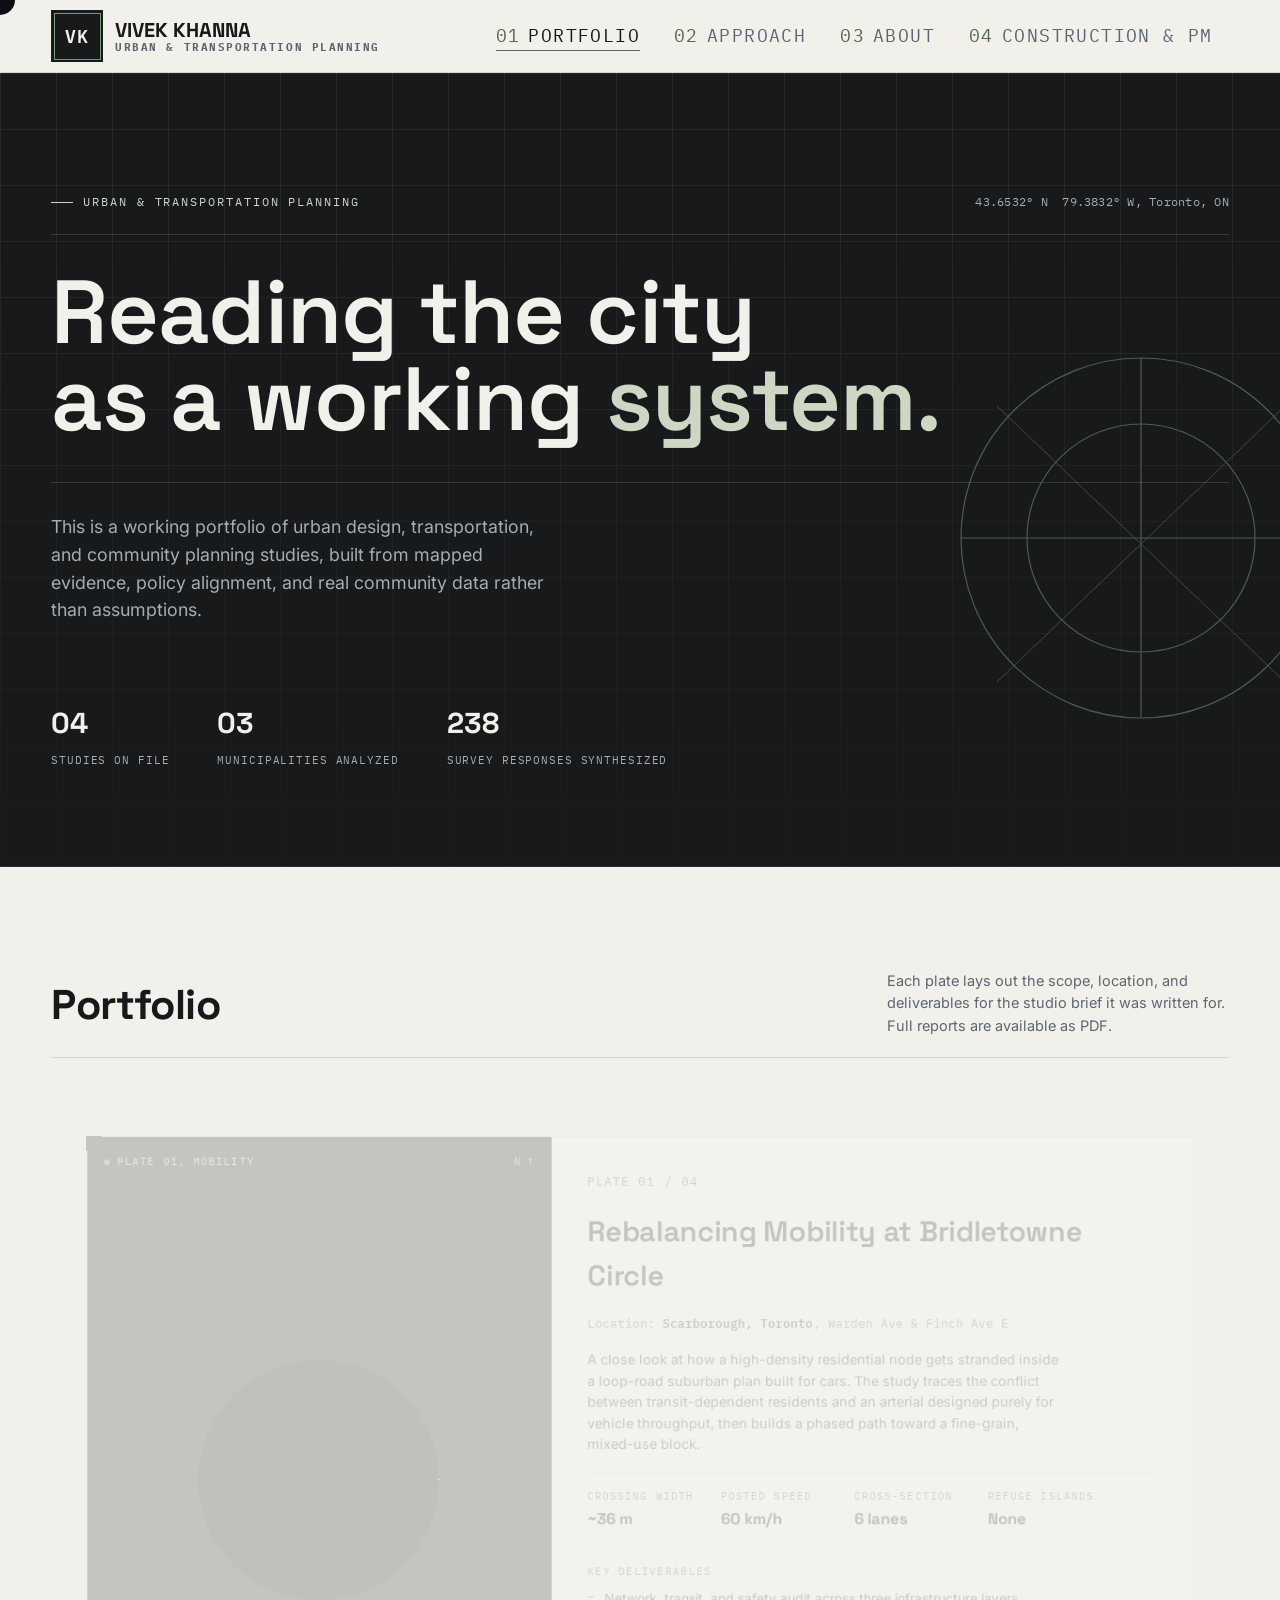
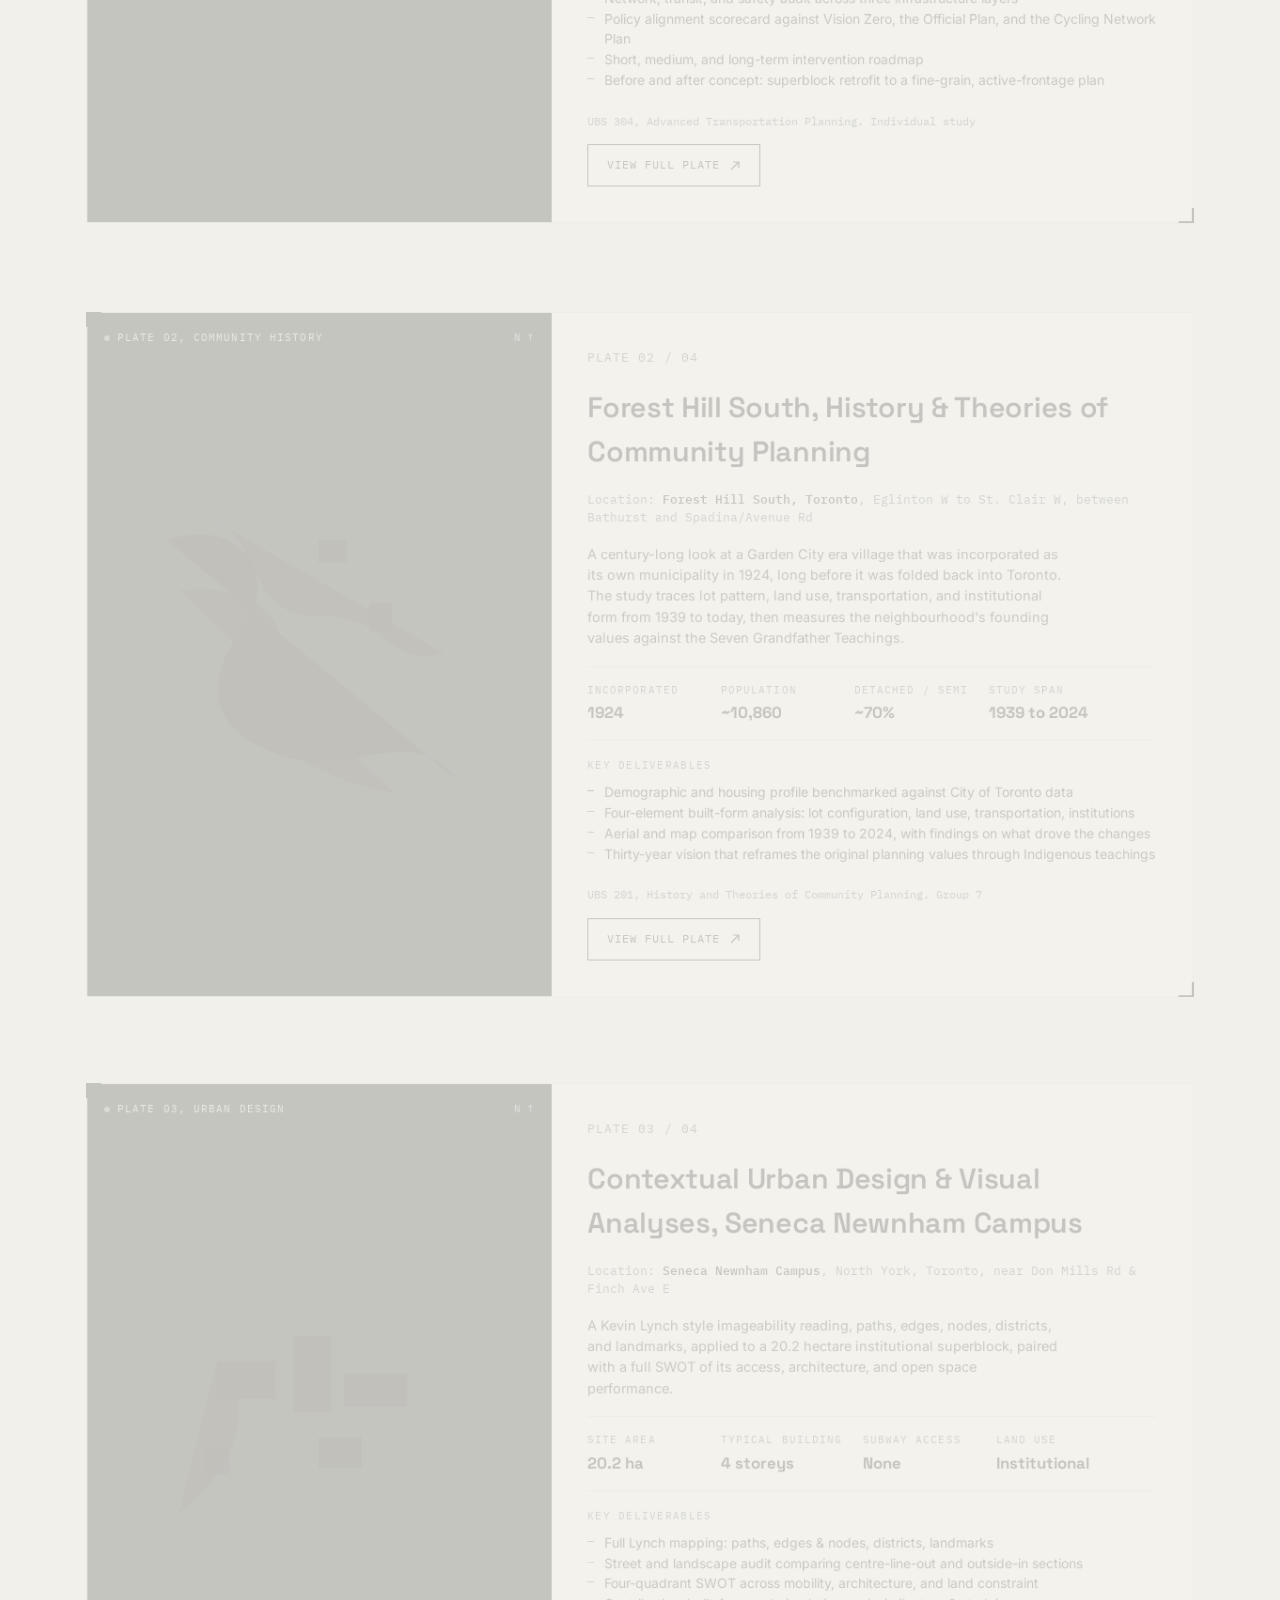
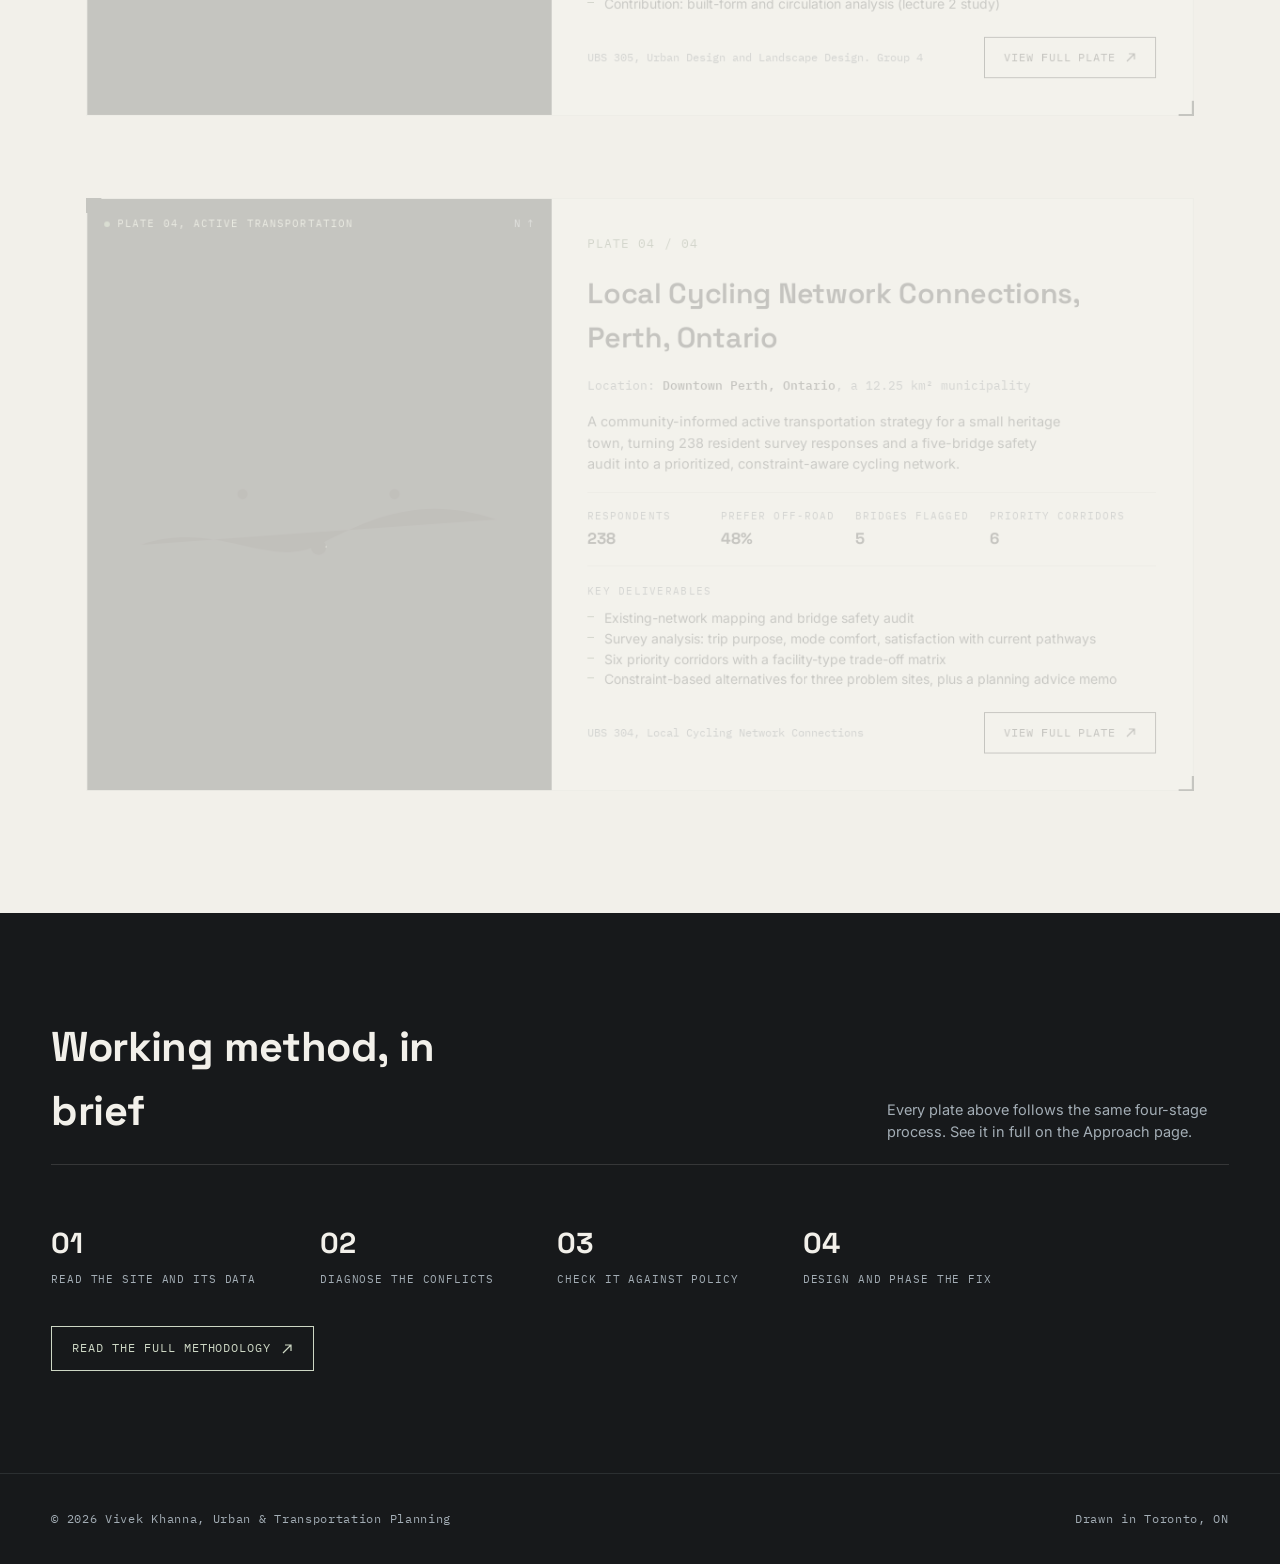
<file: portfolio.html>
<!DOCTYPE html>
<html lang="en">
<head>
  <!-- Google tag (gtag.js) -->
<script async src="https://www.googletagmanager.com/gtag/js?id=G-6KK98K4TVE"></script>
<script>
  window.dataLayer = window.dataLayer || [];
  function gtag(){dataLayer.push(arguments);}
  gtag('js', new Date());

  gtag('config', 'G-6KK98K4TVE');
</script>
<meta charset="UTF-8">
<meta name="viewport" content="width=device-width, initial-scale=1.0">
<title>Vivek Khanna, Urban Planning Portfolio</title>
<meta name="description" content="Urban planning, transportation, and community design work by Vivek Khanna.">
<link rel="stylesheet" href="assets/css/style.css">
<link rel="stylesheet" href="assets/css/viewer.css">
</head>
<body>
<script src="assets/js/viewer.js"></script>
<div class="custom-cursor" aria-hidden="true"></div>
<header class="site-header">
  <nav class="nav">
    <a href="index.html" class="brand">
      <span class="brand-mark">VK</span>
      <span class="brand-name">VIVEK KHANNA<small>Urban &amp; Transportation Planning</small></span>
    </a>
    <button class="nav-toggle" aria-label="Toggle navigation" aria-expanded="false"><span></span></button>
    <ul class="nav-links">
      <li><a href="portfolio.html" data-i="01" class="active">Portfolio</a></li>
      <li><a href="approach.html" data-i="02">Approach</a></li>
      <li><a href="about.html" data-i="03">About</a></li>
      <li><a href="construction.html" data-i="04">Construction &amp; PM</a></li>
    </ul>
  </nav>
</header>

<section class="hero">
  <div class="hero-grid" aria-hidden="true"></div>
  <svg class="hero-svg" viewBox="0 0 600 600" aria-hidden="true">
    <circle cx="420" cy="260" r="150" stroke-width="1"/>
    <circle cx="420" cy="260" r="95" stroke-width="1"/>
    <path d="M420 110 V410 M270 260 H570" stroke-width="1"/>
    <path d="M300 150 L540 380 M540 150 L300 380" stroke-width="0.6"/>
  </svg>
  <div class="hero-inner">
    <div class="hero-top">
      <span class="eyebrow">Urban &amp; Transportation Planning</span>
      <span class="coord">43.6532&deg; N&nbsp;&nbsp;79.3832&deg; W, Toronto, ON</span>
    </div>
    <h1>Reading the city<br>as a working <em>system.</em></h1>
    <div class="hero-sub">
      <p class="hero-lede">
        This is a working portfolio of urban design, transportation, and
        community planning studies, built from mapped evidence, policy
        alignment, and real community data rather than assumptions.
      </p>
      <div class="hero-stats">
        <div class="stat"><b>04</b><span>Studies on file</span></div>
        <div class="stat"><b>03</b><span>Municipalities analyzed</span></div>
        <div class="stat"><b>238</b><span>Survey responses synthesized</span></div>
      </div>
    </div>
  </div>
</section>

<section class="section" id="portfolio">
  <div class="wrap">
    <div class="section-head">
      <h2>Portfolio</h2>
      <p class="desc">Each plate lays out the scope, location, and deliverables for the studio brief it was written for. Full reports are available as PDF.</p>
    </div>

    <div class="plates">

      <!-- PLATE 01 - Bridletowne Circle -->
      <article class="plate" id="bridletowne">
        <div class="plate-media">
          <span class="plate-tag">Plate 01, Mobility</span>
          <span class="plate-north">N &uarr;</span>
          <svg viewBox="0 0 300 300" aria-hidden="true">
            <circle cx="150" cy="150" r="95" stroke-width="1.4"/>
            <path d="M150 55 V245 M55 150 H245" stroke-width="1"/>
            <path d="M85 85 L215 215 M215 85 L85 215" stroke-width="0.6" opacity="0.6"/>
            <rect x="120" y="70" width="26" height="20" stroke-width="1"/>
            <rect x="160" y="66" width="20" height="26" stroke-width="1"/>
            <rect x="70" y="150" width="24" height="30" stroke-width="1"/>
            <rect x="205" y="140" width="26" height="22" stroke-width="1"/>
            <rect x="130" y="205" width="30" height="20" stroke-width="1"/>
          </svg>
        </div>
        <div class="plate-body">
          <span class="plate-index">PLATE 01 / 04</span>
          <h3 class="plate-title">Rebalancing Mobility at Bridletowne Circle</h3>
          <span class="plate-loc">Location: <b>Scarborough, Toronto</b>, Warden Ave &amp; Finch Ave E</span>
          <p class="plate-scope">
            A close look at how a high-density residential node gets stranded
            inside a loop-road suburban plan built for cars. The study traces the
            conflict between transit-dependent residents and an arterial designed
            purely for vehicle throughput, then builds a phased path toward a
            fine-grain, mixed-use block.
          </p>
          <div class="plate-meta">
            <div class="m"><span>Crossing width</span><b>~36 m</b></div>
            <div class="m"><span>Posted speed</span><b>60 km/h</b></div>
            <div class="m"><span>Cross-section</span><b>6 lanes</b></div>
            <div class="m"><span>Refuge islands</span><b>None</b></div>
          </div>
          <div class="plate-deliverables">
            <div class="dt">Key deliverables</div>
            <ul>
              <li>Network, transit, and safety audit across three infrastructure layers</li>
              <li>Policy alignment scorecard against Vision Zero, the Official Plan, and the Cycling Network Plan</li>
              <li>Short, medium, and long-term intervention roadmap</li>
              <li>Before and after concept: superblock retrofit to a fine-grain, active-frontage plan</li>
            </ul>
          </div>
          <div class="plate-foot">
            <span class="plate-course">UBS 304, Advanced Transportation Planning. Individual study</span>
            <a class="btn" href="pdfs/bridletowne-circle-mobility.pdf" target="_blank" rel="noopener">
              View full plate
              <svg viewBox="0 0 12 12"><path d="M2 10 L10 2 M4 2 H10 V8" stroke="currentColor" stroke-width="1.2" fill="none"/></svg>
            </a>
          </div>
        </div>
      </article>

      <!-- PLATE 02 - Forest Hill South -->
      <article class="plate" id="forest-hill-south">
        <div class="plate-media">
          <span class="plate-tag">Plate 02, Community History</span>
          <span class="plate-north">N &uarr;</span>
          <svg viewBox="0 0 300 300" aria-hidden="true">
            <path d="M30 60 C 90 40, 120 90, 90 130 S 60 210, 120 230 S 220 200, 260 250" stroke-width="1.2"/>
            <path d="M40 100 C 100 90, 140 130, 110 170 S 150 250, 210 260" stroke-width="0.8" opacity="0.7"/>
            <path d="M60 40 C 110 60, 90 120, 150 120 S 200 160, 250 150" stroke-width="0.8" opacity="0.7"/>
            <rect x="150" y="60" width="22" height="18" stroke-width="1"/>
            <rect x="190" y="110" width="18" height="22" stroke-width="1"/>
            <rect x="120" y="180" width="24" height="18" stroke-width="1"/>
          </svg>
        </div>
        <div class="plate-body">
          <span class="plate-index">PLATE 02 / 04</span>
          <h3 class="plate-title">Forest Hill South, History &amp; Theories of Community Planning</h3>
          <span class="plate-loc">Location: <b>Forest Hill South, Toronto</b>, Eglinton W to St. Clair W, between Bathurst and Spadina/Avenue Rd</span>
          <p class="plate-scope">
            A century-long look at a Garden City era village that was
            incorporated as its own municipality in 1924, long before it was
            folded back into Toronto. The study traces lot pattern, land use,
            transportation, and institutional form from 1939 to today, then
            measures the neighbourhood's founding values against the Seven
            Grandfather Teachings.
          </p>
          <div class="plate-meta">
            <div class="m"><span>Incorporated</span><b>1924</b></div>
            <div class="m"><span>Population</span><b>~10,860</b></div>
            <div class="m"><span>Detached / semi</span><b>~70%</b></div>
            <div class="m"><span>Study span</span><b>1939 to 2024</b></div>
          </div>
          <div class="plate-deliverables">
            <div class="dt">Key deliverables</div>
            <ul>
              <li>Demographic and housing profile benchmarked against City of Toronto data</li>
              <li>Four-element built-form analysis: lot configuration, land use, transportation, institutions</li>
              <li>Aerial and map comparison from 1939 to 2024, with findings on what drove the changes</li>
              <li>Thirty-year vision that reframes the original planning values through Indigenous teachings</li>
            </ul>
          </div>
          <div class="plate-foot">
            <span class="plate-course">UBS 201, History and Theories of Community Planning. Group 7</span>
            <a class="btn" href="pdfs/forest-hill-south-community-planning.pdf" target="_blank" rel="noopener">
              View full plate
              <svg viewBox="0 0 12 12"><path d="M2 10 L10 2 M4 2 H10 V8" stroke="currentColor" stroke-width="1.2" fill="none"/></svg>
            </a>
          </div>
        </div>
      </article>

      <!-- PLATE 03 - Seneca Newnham Campus -->
      <article class="plate" id="seneca-newnham">
        <div class="plate-media">
          <span class="plate-tag">Plate 03, Urban Design</span>
          <span class="plate-north">N &uarr;</span>
          <svg viewBox="0 0 300 300" aria-hidden="true">
            <path d="M20 60 H280" stroke-width="1"/>
            <path d="M40 240 C 90 200, 100 150, 70 120" stroke-width="0.9" opacity="0.7"/>
            <rect x="70" y="120" width="46" height="30" stroke-width="1"/>
            <rect x="130" y="100" width="30" height="60" stroke-width="1"/>
            <rect x="170" y="130" width="50" height="26" stroke-width="1"/>
            <rect x="150" y="180" width="34" height="24" stroke-width="1"/>
            <rect x="60" y="190" width="20" height="20" stroke-width="0.8" opacity="0.6"/>
          </svg>
        </div>
        <div class="plate-body">
          <span class="plate-index">PLATE 03 / 04</span>
          <h3 class="plate-title">Contextual Urban Design &amp; Visual Analyses, Seneca Newnham Campus</h3>
          <span class="plate-loc">Location: <b>Seneca Newnham Campus</b>, North York, Toronto, near Don Mills Rd &amp; Finch Ave E</span>
          <p class="plate-scope">
            A Kevin Lynch style imageability reading, paths, edges, nodes,
            districts, and landmarks, applied to a 20.2 hectare institutional
            superblock, paired with a full SWOT of its access, architecture,
            and open space performance.
          </p>
          <div class="plate-meta">
            <div class="m"><span>Site area</span><b>20.2 ha</b></div>
            <div class="m"><span>Typical building</span><b>4 storeys</b></div>
            <div class="m"><span>Subway access</span><b>None</b></div>
            <div class="m"><span>Land use</span><b>Institutional</b></div>
          </div>
          <div class="plate-deliverables">
            <div class="dt">Key deliverables</div>
            <ul>
              <li>Full Lynch mapping: paths, edges &amp; nodes, districts, landmarks</li>
              <li>Street and landscape audit comparing centre-line-out and outside-in sections</li>
              <li>Four-quadrant SWOT across mobility, architecture, and land constraint</li>
              <li>Contribution: built-form and circulation analysis (lecture 2 study)</li>
            </ul>
          </div>
          <div class="plate-foot">
            <span class="plate-course">UBS 305, Urban Design and Landscape Design. Group 4</span>
            <a class="btn" href="pdfs/seneca-newnham-urban-design.pdf" target="_blank" rel="noopener">
              View full plate
              <svg viewBox="0 0 12 12"><path d="M2 10 L10 2 M4 2 H10 V8" stroke="currentColor" stroke-width="1.2" fill="none"/></svg>
            </a>
          </div>
        </div>
      </article>

      <!-- PLATE 04 - Perth Cycling Network -->
      <article class="plate" id="perth-cycling">
        <div class="plate-media">
          <span class="plate-tag">Plate 04, Active Transportation</span>
          <span class="plate-north">N &uarr;</span>
          <svg viewBox="0 0 300 300" aria-hidden="true">
            <path d="M10 190 C 70 170, 110 210, 150 190 S 230 150, 290 170" stroke-width="1.3"/>
            <path d="M60 40 V260 M120 40 V260 M180 40 V260 M240 40 V260" stroke-width="0.5" opacity="0.45"/>
            <path d="M20 90 H280 M20 150 H280 M20 210 H280" stroke-width="0.5" opacity="0.45"/>
            <circle cx="150" cy="192" r="6" stroke-width="1.2"/>
            <circle cx="90" cy="150" r="4" stroke-width="1"/>
            <circle cx="210" cy="150" r="4" stroke-width="1"/>
          </svg>
        </div>
        <div class="plate-body">
          <span class="plate-index">PLATE 04 / 04</span>
          <h3 class="plate-title">Local Cycling Network Connections, Perth, Ontario</h3>
          <span class="plate-loc">Location: <b>Downtown Perth, Ontario</b>, a 12.25 km² municipality</span>
          <p class="plate-scope">
            A community-informed active transportation strategy for a small
            heritage town, turning 238 resident survey responses and a
            five-bridge safety audit into a prioritized, constraint-aware
            cycling network.
          </p>
          <div class="plate-meta">
            <div class="m"><span>Respondents</span><b>238</b></div>
            <div class="m"><span>Prefer off-road</span><b>48%</b></div>
            <div class="m"><span>Bridges flagged</span><b>5</b></div>
            <div class="m"><span>Priority corridors</span><b>6</b></div>
          </div>
          <div class="plate-deliverables">
            <div class="dt">Key deliverables</div>
            <ul>
              <li>Existing-network mapping and bridge safety audit</li>
              <li>Survey analysis: trip purpose, mode comfort, satisfaction with current pathways</li>
              <li>Six priority corridors with a facility-type trade-off matrix</li>
              <li>Constraint-based alternatives for three problem sites, plus a planning advice memo</li>
            </ul>
          </div>
          <div class="plate-foot">
            <span class="plate-course">UBS 304, Local Cycling Network Connections</span>
            <a class="btn" href="pdfs/perth-cycling-network.pdf" target="_blank" rel="noopener">
              View full plate
              <svg viewBox="0 0 12 12"><path d="M2 10 L10 2 M4 2 H10 V8" stroke="currentColor" stroke-width="1.2" fill="none"/></svg>
            </a>
          </div>
        </div>
      </article>

    </div>
  </div>
</section>

<section class="section on-dark">
  <div class="wrap">
    <div class="section-head">
      <h2>Working method, in brief</h2>
      <p class="desc">Every plate above follows the same four-stage process. See it in full on the Approach page.</p>
    </div>
    <div class="hero-stats" style="gap:clamp(28px,6vw,64px)">
      <div class="stat"><b>01</b><span>Read the site and its data</span></div>
      <div class="stat"><b>02</b><span>Diagnose the conflicts</span></div>
      <div class="stat"><b>03</b><span>Check it against policy</span></div>
      <div class="stat"><b>04</b><span>Design and phase the fix</span></div>
    </div>
    <div style="margin-top:36px;">
      <a class="btn on-dark" href="approach.html">Read the full methodology
        <svg viewBox="0 0 12 12"><path d="M2 10 L10 2 M4 2 H10 V8" stroke="currentColor" stroke-width="1.2" fill="none"/></svg>
      </a>
    </div>
  </div>
</section>

<footer class="site-footer">
  <div class="wrap footer-row">
    <span class="fn">&copy; 2026 Vivek Khanna, Urban &amp; Transportation Planning</span>
    <span class="fn">Drawn in Toronto, ON</span>
  </div>
</footer>

<script src="assets/js/main.js"></script>
</body>
</html>
</file>
<file: assets/css/style.css>
/* ==========================================================================
   VIVEK KHANNA, URBAN PLANNING PORTFOLIO
   Design tokens: graphite / steel / off-white / sage
   ========================================================================== */

@import url('https://fonts.googleapis.com/css2?family=Space+Grotesk:wght@400;500;600;700&family=Inter:wght@400;500;600&family=IBM+Plex+Mono:wght@400;500&display=swap');

:root{
  --graphite:      #17191b;
  --graphite-2:    #202325;
  --graphite-3:    #2b2f31;
  --steel:         #5c6670;
  --steel-light:   #a3adb5;
  --offwhite:      #f2f0ea;
  --offwhite-dim:  #e7e4da;
  --paper:         #faf9f5;
  --sage:          #7c9473;
  --sage-deep:     #56684f;
  --sage-pale:     #cdd7c4;
  --ink:           #16181a;
  --line:          rgba(22,24,26,0.12);
  --line-dark:     rgba(242,240,234,0.14);

  --display: 'Space Grotesk', sans-serif;
  --body:    'Inter', sans-serif;
  --mono:    'IBM Plex Mono', monospace;

  --maxw: 1280px;
  --pad: clamp(20px, 4vw, 64px);
}

*{ box-sizing:border-box; }
html{ scroll-behavior:smooth; }
body{
  margin:0;
  background:var(--offwhite);
  color:var(--ink);
  font-family:var(--body);
  font-size:16px;
  line-height:1.55;
  -webkit-font-smoothing:antialiased;
}

a{ color:inherit; text-decoration:none; }
img{ max-width:100%; display:block; }
ul{ margin:0; padding:0; list-style:none; }
h1,h2,h3,h4{ font-family:var(--display); margin:0; letter-spacing:-0.01em; }
p{ margin:0; }

.wrap{ max-width:var(--maxw); margin:0 auto; padding:0 var(--pad); }

::selection{ background:var(--sage); color:var(--offwhite); }

/* focus states */
a:focus-visible, button:focus-visible, input:focus-visible, textarea:focus-visible{
  outline:2px solid var(--sage-deep);
  outline-offset:3px;
}

@media (prefers-reduced-motion: reduce){
  *{ animation-duration:0.001ms !important; animation-iteration-count:1 !important; transition-duration:0.001ms !important; scroll-behavior:auto !important; }
}

/* ==========================================================================
   Utility label / eyebrow / plate numbering (mono)
   ========================================================================== */
.eyebrow{
  font-family:var(--mono);
  font-size:12px;
  letter-spacing:0.16em;
  text-transform:uppercase;
  color:var(--sage-deep);
  display:flex;
  align-items:center;
  gap:10px;
}
.eyebrow::before{
  content:"";
  width:22px; height:1px;
  background:var(--sage-deep);
  display:inline-block;
}
.coord{
  font-family:var(--mono);
  font-size:12px;
  color:var(--steel);
  letter-spacing:0.02em;
}

/* ==========================================================================
   Nav
   ========================================================================== */
.site-header{
  position:sticky; top:0; z-index:80;
  background:rgba(242,240,234,0.86);
  backdrop-filter:blur(10px) saturate(1.1);
  border-bottom:1px solid var(--line);
}
.nav{
  max-width:var(--maxw); margin:0 auto; padding:0 var(--pad);
  display:flex; align-items:center; justify-content:space-between;
  height:72px;
}
.brand{
  display:flex; align-items:center; gap:12px;
  font-family:var(--display); font-weight:600; font-size:16px;
}
.brand-mark {
  width: 52px;            /* Increased from 36px */
  height: 52px;           /* Increased from 36px */
  background: var(--graphite);
  color: var(--offwhite);
  display: flex; 
  align-items: center; 
  justify-content: center;
  font-family: var(--mono); 
  font-size: 18px;        /* Increased from 13px */
  font-weight: 600;       /* Optional: makes the letters slightly bolder */
  letter-spacing: 0.04em;
  position: relative;
  flex-shrink: 0;         /* Prevents the logo box from shrinking on smaller screens */
}

.brand-mark::after {
  content: "";
  position: absolute; 
  inset: 2.5px;             /* Adjusted border inset gap from 4px to 5px */
  border: 1px solid var(--sage);
  pointer-events: none;
}
.brand-name{ display:flex; flex-direction:column; line-height:1.1;font-size: 1.25rem; font-weight: 700; }
.brand-name small{
  font-family:var(--mono); font-weight:700; font-size:11px;
  letter-spacing:0.14em; color:var(--steel); text-transform:uppercase;
}

.nav-links{ display:flex; align-items:center; gap:2px; }
.nav-links a{
  font-family:var(--mono);
  font-size:1.1rem;
  letter-spacing:0.08em;
  text-transform:uppercase;
  padding:10px 16px;
  color:var(--steel);
  position:relative;
  transition:color .2s ease;
}
.nav-links a::before{
  content:attr(data-i);
  color:var(--sage-deep);
  margin-right:8px;
}
.nav-links a:hover, .nav-links a.active{ color:var(--ink); }
.nav-links a.active::after{
  content:"";
  position:absolute; left:16px; right:16px; bottom:6px; height:1px;
  background:var(--sage-deep);
}

.nav-toggle{
  display:none;
  width:40px; height:40px;
  border:1px solid var(--line);
  background:transparent;
  align-items:center; justify-content:center;
  cursor:pointer;
}
.nav-toggle span, .nav-toggle span::before, .nav-toggle span::after{
  content:""; display:block; width:18px; height:1px; background:var(--ink);
  position:relative; transition:transform .2s ease, opacity .2s ease;
}
.nav-toggle span::before{ position:absolute; top:-6px; }
.nav-toggle span::after{ position:absolute; top:6px; }

@media (max-width:860px){
  .nav-links{
    position:fixed; inset:72px 0 0 0;
    background:var(--offwhite);
    flex-direction:column; align-items:stretch;
    padding:12px var(--pad) 40px;
    display:none;
    border-top:1px solid var(--line);
    overflow-y:auto;
  }
  .nav-links.open{ display:flex; }
  .nav-links a{ padding:16px 4px; border-bottom:1px solid var(--line); font-size:14px; }
  .nav-toggle{ display:flex; }
}

/* ==========================================================================
   Hero
   ========================================================================== */
.hero{
  position:relative;
  background:var(--graphite);
  color:var(--offwhite);
  overflow:hidden;
  border-bottom:1px solid var(--graphite-3);
}
.hero-grid{
  position:absolute; inset:0;
  background-image:
    linear-gradient(var(--line-dark) 1px, transparent 1px),
    linear-gradient(90deg, var(--line-dark) 1px, transparent 1px);
  background-size:56px 56px;
  mask-image:linear-gradient(to bottom, rgba(0,0,0,0.9), rgba(0,0,0,0.15));
  opacity:.6;
}
.hero-inner{
  position:relative; z-index:2;
  max-width:var(--maxw); margin:0 auto; padding:var(--pad);
  padding-top:clamp(64px, 10vw, 120px);
  padding-bottom:clamp(56px, 8vw, 96px);
}
.hero-top{
  display:flex; justify-content:space-between; align-items:flex-start;
  gap:24px; flex-wrap:wrap;
  border-bottom:1px solid var(--line-dark);
  padding-bottom:22px; margin-bottom:34px;
}
.hero-top .eyebrow{ color:var(--sage-pale); }
.hero-top .eyebrow::before{ background:var(--sage-pale); }
.hero-top .coord{ color:var(--steel-light); }

.hero h1{
  font-size:clamp(2.6rem, 7vw, 5.6rem);
  font-weight:600;
  line-height:0.98;
  max-width:16ch;
}
.hero h1 em{
  font-style:normal;
  color:var(--sage-pale);
}
.hero-sub{
  display:flex; gap:clamp(24px, 6vw, 90px); flex-wrap:wrap;
  margin-top:38px;
  padding-top:30px;
  border-top:1px solid var(--line-dark);
}
.hero-lede{
  max-width:46ch;
  font-size:clamp(15px, 1.4vw, 18px);
  color:var(--steel-light);
}
.hero-stats{ display:flex; gap:clamp(24px,4vw,48px); flex-wrap:wrap; }
.stat b{
  display:block; font-family:var(--display); font-size:1.8rem; color:var(--offwhite);
}
.stat span{
  font-family:var(--mono); font-size:11px; letter-spacing:0.08em; text-transform:uppercase;
  color:var(--steel-light);
}

.hero-svg{
  position:absolute; right:-6%; bottom:-10%;
  width:min(60vw, 720px); opacity:0.55; z-index:1;
  stroke:var(--sage); fill:none;
}

/* ==========================================================================
   Section scaffolding
   ========================================================================== */
.section{ padding:clamp(56px, 8vw, 108px) 0; }
.section-head{
  display:flex; justify-content:space-between; align-items:flex-end;
  gap:24px; flex-wrap:wrap;
  margin-bottom:clamp(32px, 5vw, 56px);
  padding-bottom:20px;
  border-bottom:1px solid var(--line);
}
.section-head h2{
  font-size:clamp(1.7rem, 3.4vw, 2.6rem);
  max-width:18ch;
}
.section-head .desc{
  max-width:38ch; color:var(--steel); font-size:14.5px;
}
.section.on-dark{ background:var(--graphite); color:var(--offwhite); }
.section.on-dark .section-head{ border-bottom-color:var(--line-dark); }
.section.on-dark .section-head .desc{ color:var(--steel-light); }
.section.tint{ background:var(--offwhite-dim); }

/* ==========================================================================
   Project plates (portfolio cards)
   ========================================================================== */
.plates{
  display:grid;
  grid-template-columns:1fr;
  gap:clamp(28px, 4vw, 44px);
}
.plate{
  display:grid;
  grid-template-columns:minmax(260px, 42%) 1fr;
  border:1px solid var(--line);
  background:var(--paper);
  position:relative;
}
.plate::before, .plate::after,
.plate-media::before, .plate-media::after{
  content:""; position:absolute; width:14px; height:14px; z-index:3;
  pointer-events:none;
}
.plate::before{ top:-1px; left:-1px; border-top:2px solid var(--graphite); border-left:2px solid var(--graphite); }
.plate::after{ bottom:-1px; right:-1px; border-bottom:2px solid var(--graphite); border-right:2px solid var(--graphite); }

.plate-media{
  position:relative;
  background:var(--graphite);
  min-height:280px;
  display:flex; align-items:center; justify-content:center;
  border-right:1px solid var(--line);
  overflow:hidden;
}
.plate-media svg{ width:82%; height:auto; stroke:var(--sage-pale); }
.plate-media .plate-tag{
  position:absolute; left:18px; top:18px;
  font-family:var(--mono); font-size:11px; letter-spacing:0.1em; text-transform:uppercase;
  color:var(--sage-pale);
  display:flex; align-items:center; gap:8px;
}
.plate-media .plate-tag::before{ content:""; width:6px; height:6px; background:var(--sage); border-radius:50%; }
.plate-media .plate-north{
  position:absolute; right:18px; top:18px;
  font-family:var(--mono); font-size:11px; color:var(--steel-light);
}

.plate-body{ padding:clamp(24px, 3vw, 44px); display:flex; flex-direction:column; gap:18px; }
.plate-index{ font-family:var(--mono); font-size:13px; color:var(--sage-deep); letter-spacing:0.08em; }
.plate-title{ font-size:clamp(1.4rem, 2.4vw, 1.9rem); font-weight:600; }
.plate-loc{ font-family:var(--mono); font-size:12.5px; color:var(--steel); }
.plate-loc b{ color:var(--ink); font-weight:500; }

.plate-scope{ font-size:14.5px; color:#33383b; max-width:56ch; }

.plate-meta{
  display:flex; gap:22px; flex-wrap:wrap;
  padding:16px 0; border-top:1px solid var(--line); border-bottom:1px solid var(--line);
}
.plate-meta .m{ display:flex; flex-direction:column; gap:3px; min-width:120px; }
.plate-meta .m span{ font-family:var(--mono); font-size:10.5px; letter-spacing:0.1em; text-transform:uppercase; color:var(--steel); }
.plate-meta .m b{ font-family:var(--display); font-size:1.05rem; }

.plate-deliverables{ display:grid; gap:8px; }
.plate-deliverables .dt{ font-family:var(--mono); font-size:10.5px; letter-spacing:0.12em; text-transform:uppercase; color:var(--steel); margin-bottom:2px; }
.plate-deliverables li{
  position:relative; padding-left:18px; font-size:14px; color:#2c3134;
}
.plate-deliverables li::before{
  content:""; position:absolute; left:0; top:9px;
  width:7px; height:1px; background:var(--sage-deep);
}

.plate-foot{
  display:flex; justify-content:space-between; align-items:center; gap:16px; flex-wrap:wrap;
  margin-top:auto; padding-top:6px;
}
.plate-course{ font-family:var(--mono); font-size:11.5px; color:var(--steel); }

.btn{
  display:inline-flex; align-items:center; gap:10px;
  font-family:var(--mono); font-size:12px; letter-spacing:0.08em; text-transform:uppercase;
  padding:12px 20px;
  border:1px solid var(--graphite);
  color:var(--graphite);
  transition:background .18s ease, color .18s ease;
  white-space:nowrap;
}
.btn:hover{ background:var(--graphite); color:var(--offwhite); }
.btn.ghost{ border-color:var(--line); color:var(--steel); }
.btn.ghost:hover{ background:var(--graphite); color:var(--offwhite); border-color:var(--graphite); }
.btn.on-dark{ border-color:var(--sage-pale); color:var(--sage-pale); }
.btn.on-dark:hover{ background:var(--sage-pale); color:var(--graphite); }
.btn svg{ width:12px; height:12px; }

@media (max-width:840px){
  .plate{ grid-template-columns:1fr; }
  .plate-media{ min-height:200px; border-right:none; border-bottom:1px solid var(--line); }
}

/* ==========================================================================
   Approach / methodology
   ========================================================================== */
.method-list{ display:grid; gap:0; border-top:1px solid var(--line-dark); }
.method-row{
  display:grid; grid-template-columns:90px 1fr 1fr; gap:28px;
  padding:32px 0; border-bottom:1px solid var(--line-dark);
}
.method-row .mi{ font-family:var(--mono); font-size:13px; color:var(--sage); }
.method-row h3{ font-size:1.3rem; font-weight:600; }
.method-row p{ color:var(--steel-light); font-size:14.5px; max-width:52ch; }
.method-row .tools{ margin-top:10px; display:flex; flex-wrap:wrap; gap:8px; }
.tag{
  font-family:var(--mono); font-size:10.5px; letter-spacing:0.06em; text-transform:uppercase;
  border:1px solid var(--line-dark); color:var(--sage-pale); padding:5px 10px;
}
@media (max-width:720px){
  .method-row{ grid-template-columns:1fr; gap:10px; }
}

/* ==========================================================================
   About
   ========================================================================== */
.about-grid{
  display:grid; grid-template-columns:1.1fr 0.9fr; gap:clamp(32px,5vw,72px);
  align-items:start;
}
.about-copy p{ margin-bottom:16px; font-size:15.5px; color:#2c3134; max-width:60ch; }
.about-copy p:last-child{ margin-bottom:0; }
.about-card{
  border:1px solid var(--line); background:var(--paper); padding:28px;
}
.about-card .dt{ font-family:var(--mono); font-size:10.5px; letter-spacing:0.12em; text-transform:uppercase; color:var(--steel); margin-bottom:14px; }
.skill-row{ display:flex; justify-content:space-between; padding:11px 0; border-bottom:1px solid var(--line); font-size:14px; }
.skill-row:last-child{ border-bottom:none; }
.skill-row span{ font-family:var(--mono); font-size:11.5px; color:var(--steel); }
@media (max-width:840px){ .about-grid{ grid-template-columns:1fr; } }

/* ==========================================================================
   Footer
   ========================================================================== */
.site-footer{
  background:var(--graphite); color:var(--steel-light);
  border-top:1px solid var(--graphite-3);
  padding:36px 0;
}
.footer-row{ display:flex; justify-content:space-between; align-items:center; gap:16px; flex-wrap:wrap; }
.footer-row .fn{ font-family:var(--mono); font-size:11.5px; letter-spacing:0.06em; }

/* page hero (secondary pages) */
.page-hero{
  background:var(--graphite); color:var(--offwhite);
  padding:clamp(48px,8vw,84px) 0 clamp(36px,6vw,56px);
  border-bottom:1px solid var(--graphite-3);
}
.page-hero h1{ font-size:clamp(2rem, 5vw, 3.4rem); max-width:18ch; margin-top:18px; }
.page-hero .desc{ margin-top:18px; max-width:56ch; color:var(--steel-light); font-size:15px; }

/* ==========================================================================
   Plate Scroll Scale, Crossfade, & Linework Effect
   ========================================================================== */

/* Base inactive state for plates */
.plate-scroll-effect {
  opacity: 0.2;
  transform: scale(0.94);
  transition: opacity 0.8s cubic-bezier(0.16, 1, 0.3, 1),
              transform 0.8s cubic-bezier(0.16, 1, 0.3, 1);
  will-change: opacity, transform;
}

/* Active focus state when centered in viewport */
.plate-scroll-effect.is-active {
  opacity: 1;
  transform: scale(1);
}
/* Force-hide default browser cursors (arrow, hand/pointer, text selection) everywhere */
@media (pointer: fine) {
  *,
  *::before,
  *::after,
  html,
  body,
  a,
  button,
  input,
  select,
  textarea,
  [role="button"] {
    cursor: none !important;
  }
}

/* Force-hide default browser cursors everywhere */
@media (pointer: fine) {
  *,
  *::before,
  *::after,
  html,
  body,
  a,
  button,
  input,
  select,
  textarea,
  [role="button"] {
    cursor: none !important;
  }
}

/* Extra Large Inverse Custom Cursor */
.custom-cursor {
  position: fixed;
  top: 0;
  left: 0;
  width: 30px;                  /* Increased circle size */
  height: 30px;
  background-color: #ffffff;   /* Pure white yields maximum contrast inversion */
  border-radius: 50%;
  pointer-events: none;        /* Allows clicks to pass through to underlying elements */
  z-index: 99999;              /* Stays on top of all page elements */
  
  /* Inverts colors based on whatever background is underneath */
  mix-blend-mode: difference;
  
  /* Smooth position/scale transitions */
  transform: translate(-50%, -50%) scale(1);
  transition: transform 0.18s cubic-bezier(0.25, 1, 0.5, 1);
}

/* Slightly expands when hovering interactive elements */
body.hovering-interactive .custom-cursor {
  transform: translate(-50%, -50%) scale(1.2);
}
</file>
<file: assets/css/viewer.css>
/* =========================================================
   PORTFOLIO PDF + IMAGE VIEWER
   Custom UI — no iframe / no browser PDF toolbar
   ========================================================= */

.viewer-root {
  position: fixed;
  inset: 0;
  z-index: 9999;
  display: grid;
  place-items: center;
  padding: clamp(12px, 3vw, 32px);

  background: rgba(10, 12, 13, 0.84);
  backdrop-filter: blur(22px) saturate(0.85);

  opacity: 0;
  visibility: hidden;
  pointer-events: none;

  transition:
    opacity 0.22s ease,
    visibility 0.22s ease;
}

.viewer-root.is-open {
  opacity: 1;
  visibility: visible;
  pointer-events: auto;
}

.viewer-shell {
  width: min(1920px, 100%);
  height: min(92vh, 920px);
  min-height: 720px;

  display: flex;
  flex-direction: column;

  background: var(--graphite, #17191b);
  border: 1px solid rgba(242, 240, 234, 0.14);
  border-radius: 12px;
  overflow: hidden;

  box-shadow:
    0 40px 100px rgba(0, 0, 0, 0.58),
    0 8px 30px rgba(0, 0, 0, 0.28);
}

/* ---------------------------------------------------------
   TOP BAR
   --------------------------------------------------------- */

.viewer-topbar {
  min-height: 54px;

  display: flex;
  align-items: center;
  gap: 14px;

  padding: 0 15px;

  background: var(--graphite-2, #202325);
  border-bottom: 1px solid var(--graphite-3, #2b2f31);
}

.viewer-window-dots {
  display: flex;
  gap: 7px;
  flex: none;
}

.viewer-window-dots i {
  width: 10px;
  height: 10px;
  display: block;
  border-radius: 50%;
  background: var(--steel, #5c6670);
}

.viewer-window-dots i:first-child {
  background: #e0605a;
}

.viewer-window-dots i:nth-child(2) {
  background: #e0b94f;
}

.viewer-window-dots i:nth-child(3) {
  background: var(--sage, #7c9473);
}

.viewer-kicker {
  font-family: var(--mono, monospace);
  font-size: 9px;
  letter-spacing: 0.13em;
  text-transform: uppercase;
  color: var(--sage-pale, #cdd7c4);
}

.viewer-title {
  min-width: 0;

  overflow: hidden;
  white-space: nowrap;
  text-overflow: ellipsis;

  font-family: var(--display, sans-serif);
  font-size: 14px;
  font-weight: 600;

  color: var(--offwhite, #f2f0ea);
}

.viewer-close {
  margin-left: auto;

  width: 32px;
  height: 32px;

  display: grid;
  place-items: center;

  border: 1px solid rgba(242, 240, 234, 0.14);
  border-radius: 7px;

  background: transparent;
  color: var(--steel-light, #a3adb5);

  cursor: pointer;

  font-size: 20px;
  line-height: 1;

  transition:
    color 0.15s ease,
    background 0.15s ease,
    border-color 0.15s ease;
}

.viewer-close:hover {
  color: var(--offwhite, #f2f0ea);
  background: var(--graphite-3, #2b2f31);
  border-color: var(--sage, #7c9473);
}

/* ---------------------------------------------------------
   DOCUMENT AREA
   --------------------------------------------------------- */

.viewer-stage {
  position: relative;

  flex: 1 1 auto;
  min-height: 0;

  display: flex;
  align-items: center;
  justify-content: center;

  overflow: hidden;

  background:
    radial-gradient(
      circle at 50% 30%,
      rgba(124, 148, 115, 0.09),
      transparent 36%
    ),
    #101214;

  touch-action: none;
}

.viewer-stage.is-dragging {
  cursor: grabbing;
}

.viewer-page-wrap {
  position: relative;

  display: grid;
  place-items: center;

  transform-origin: center center;

  will-change: transform;

  transition: transform 0.14s ease;
}

.viewer-page {
  display: block;

  max-width: none;

  background: #ffffff;

  box-shadow:
    0 25px 65px rgba(0, 0, 0, 0.5);

  user-select: none;
}

.viewer-image {
  display: block;

  max-width: min(84vw, 1100px);
  max-height: 70vh;

  width: auto;
  height: auto;

  object-fit: contain;

  background: #ffffff;

  box-shadow:
    0 25px 65px rgba(0, 0, 0, 0.5);

  user-select: none;
  -webkit-user-drag: none;
}

/* ---------------------------------------------------------
   LOADING
   --------------------------------------------------------- */

.viewer-loading {
  position: absolute;
  inset: 0;

  display: grid;
  place-items: center;

  font-family: var(--mono, monospace);
  font-size: 10px;
  letter-spacing: 0.09em;
  text-transform: uppercase;

  color: var(--steel-light, #a3adb5);

  pointer-events: none;
}

.viewer-loading span::after {
  content: "";
  display: inline-block;
  width: 1.1em;

  animation: viewerDots 1s steps(4, end) infinite;
}

@keyframes viewerDots {
  0%   { content: ""; }
  25%  { content: "."; }
  50%  { content: ".."; }
  75%  { content: "..."; }
}

/* ---------------------------------------------------------
   ERROR
   --------------------------------------------------------- */

.viewer-error {
  max-width: 560px;

  padding: 28px;

  text-align: center;

  font-family: var(--mono, monospace);
  font-size: 11px;
  line-height: 1.7;

  color: var(--offwhite, #f2f0ea);
}

.viewer-error strong {
  display: block;

  margin-bottom: 8px;

  color: var(--sage-pale, #cdd7c4);
  font-size: 13px;
}

/* ---------------------------------------------------------
   PAGE NAVIGATION
   --------------------------------------------------------- */

.viewer-nav {
  position: absolute;
  inset: 0;

  display: flex;
  align-items: center;
  justify-content: space-between;

  padding: 0 14px;

  pointer-events: none;
}

.viewer-nav button {
  pointer-events: auto;

  width: 44px;
  height: 44px;

  display: grid;
  place-items: center;

  border: 1px solid rgba(242, 240, 234, 0.2);
  border-radius: 50%;

  background: rgba(23, 25, 27, 0.74);
  backdrop-filter: blur(10px);

  color: var(--offwhite, #f2f0ea);

  cursor: pointer;

  font-size: 22px;
  line-height: 1;

  transition:
    transform 0.15s ease,
    background 0.15s ease,
    border-color 0.15s ease;
}

.viewer-nav button:hover {
  transform: scale(1.06);

  background: rgba(43, 47, 49, 0.94);
  border-color: var(--sage, #7c9473);
}

.viewer-nav button:disabled {
  opacity: 0.2;
  pointer-events: none;
}

/* ---------------------------------------------------------
   BOTTOM CONTROLS
   --------------------------------------------------------- */

.viewer-bottom {
  min-height: 70px;

  display: flex;
  align-items: center;
  gap: 18px;

  padding: 9px 17px 10px;

  background: var(--graphite-2, #202325);
  border-top: 1px solid var(--graphite-3, #2b2f31);
}

.viewer-control-group {
  min-width: 0;

  display: flex;
  align-items: center;
  gap: 9px;
}

.viewer-control-label {
  white-space: nowrap;

  font-family: var(--mono, monospace);
  font-size: 9px;
  letter-spacing: 0.09em;
  text-transform: uppercase;

  color: var(--steel, #5c6670);
}

.viewer-value {
  min-width: 64px;

  text-align: right;

  font-family: var(--mono, monospace);
  font-size: 10px;

  color: var(--steel-light, #a3adb5);
}

/* ---------------------------------------------------------
   APPLE-STYLE SLIDERS
   --------------------------------------------------------- */

.viewer-range {
  --fill: 50%;

  width: clamp(110px, 18vw, 230px);
  height: 22px;

  margin: 0;

  appearance: none;
  -webkit-appearance: none;

  background: transparent;

  cursor: pointer;
}

.viewer-range::-webkit-slider-runnable-track {
  height: 4px;

  border-radius: 999px;

  background:
    linear-gradient(
      to right,
      var(--sage, #7c9473) 0,
      var(--sage, #7c9473) var(--fill),
      var(--graphite-3, #2b2f31) var(--fill),
      var(--graphite-3, #2b2f31) 100%
    );
}

.viewer-range::-moz-range-track {
  height: 4px;

  border-radius: 999px;

  background: var(--graphite-3, #2b2f31);
}

.viewer-range::-moz-range-progress {
  height: 4px;

  border-radius: 999px;

  background: var(--sage, #7c9473);
}

.viewer-range::-webkit-slider-thumb {
  appearance: none;
  -webkit-appearance: none;

  width: 15px;
  height: 15px;

  margin-top: -5.5px;

  border: 1px solid rgba(242, 240, 234, 0.72);
  border-radius: 50%;

  background: var(--offwhite, #f2f0ea);

  box-shadow:
    0 1px 5px rgba(0, 0, 0, 0.45);
}

.viewer-range::-moz-range-thumb {
  width: 15px;
  height: 15px;

  border: 1px solid rgba(242, 240, 234, 0.72);
  border-radius: 50%;

  background: var(--offwhite, #f2f0ea);

  box-shadow:
    0 1px 5px rgba(0, 0, 0, 0.45);
}

/* ---------------------------------------------------------
   CAPTION
   --------------------------------------------------------- */

.viewer-caption {
  margin-left: auto;

  min-width: 0;
  max-width: 34%;

  overflow: hidden;
  white-space: nowrap;
  text-overflow: ellipsis;

  text-align: right;

  font-family: var(--mono, monospace);
  font-size: 9.5px;

  color: var(--steel, #5c6670);
}

.viewer-bottom.is-image .viewer-page-control {
  display: none;
}

.viewer-bottom.is-image .viewer-zoom-control {
  margin-left: auto;
}

/* ---------------------------------------------------------
   FIRST OPEN HINT
   --------------------------------------------------------- */

.viewer-swipe-hint {
  position: absolute;
  left: 50%;
  bottom: 14px;

  transform: translateX(-50%);

  font-family: var(--mono, monospace);
  font-size: 9px;
  letter-spacing: 0.06em;

  color: rgba(242, 240, 234, 0.42);

  pointer-events: none;

  opacity: 0;

  transition: opacity 0.3s ease;
}

.viewer-root.is-first-open .viewer-swipe-hint {
  opacity: 1;
}

/* ---------------------------------------------------------
   BODY LOCK
   --------------------------------------------------------- */

body.viewer-lock {
  overflow: hidden !important;
}

/* ---------------------------------------------------------
   MOBILE
   --------------------------------------------------------- */

@media (max-width: 760px) {

  .viewer-root {
    padding: 0;
  }

  .viewer-shell {
    width: 100%;
    height: 100%;

    min-height: 0;

    border-radius: 0;
  }

  .viewer-topbar {
    min-height: 48px;
  }

  .viewer-stage {
    min-height: 0;
  }

  .viewer-image {
    max-width: 92vw;
    max-height: 68vh;
  }

  .viewer-bottom {
    gap: 9px;
    flex-wrap: wrap;

    padding: 8px 10px;
  }

  .viewer-caption {
    display: none;
  }

  .viewer-range {
    width: clamp(90px, 30vw, 150px);
  }

  .viewer-nav {
    padding: 0 7px;
  }

  .viewer-nav button {
    width: 38px;
    height: 38px;
  }
}
</file>
